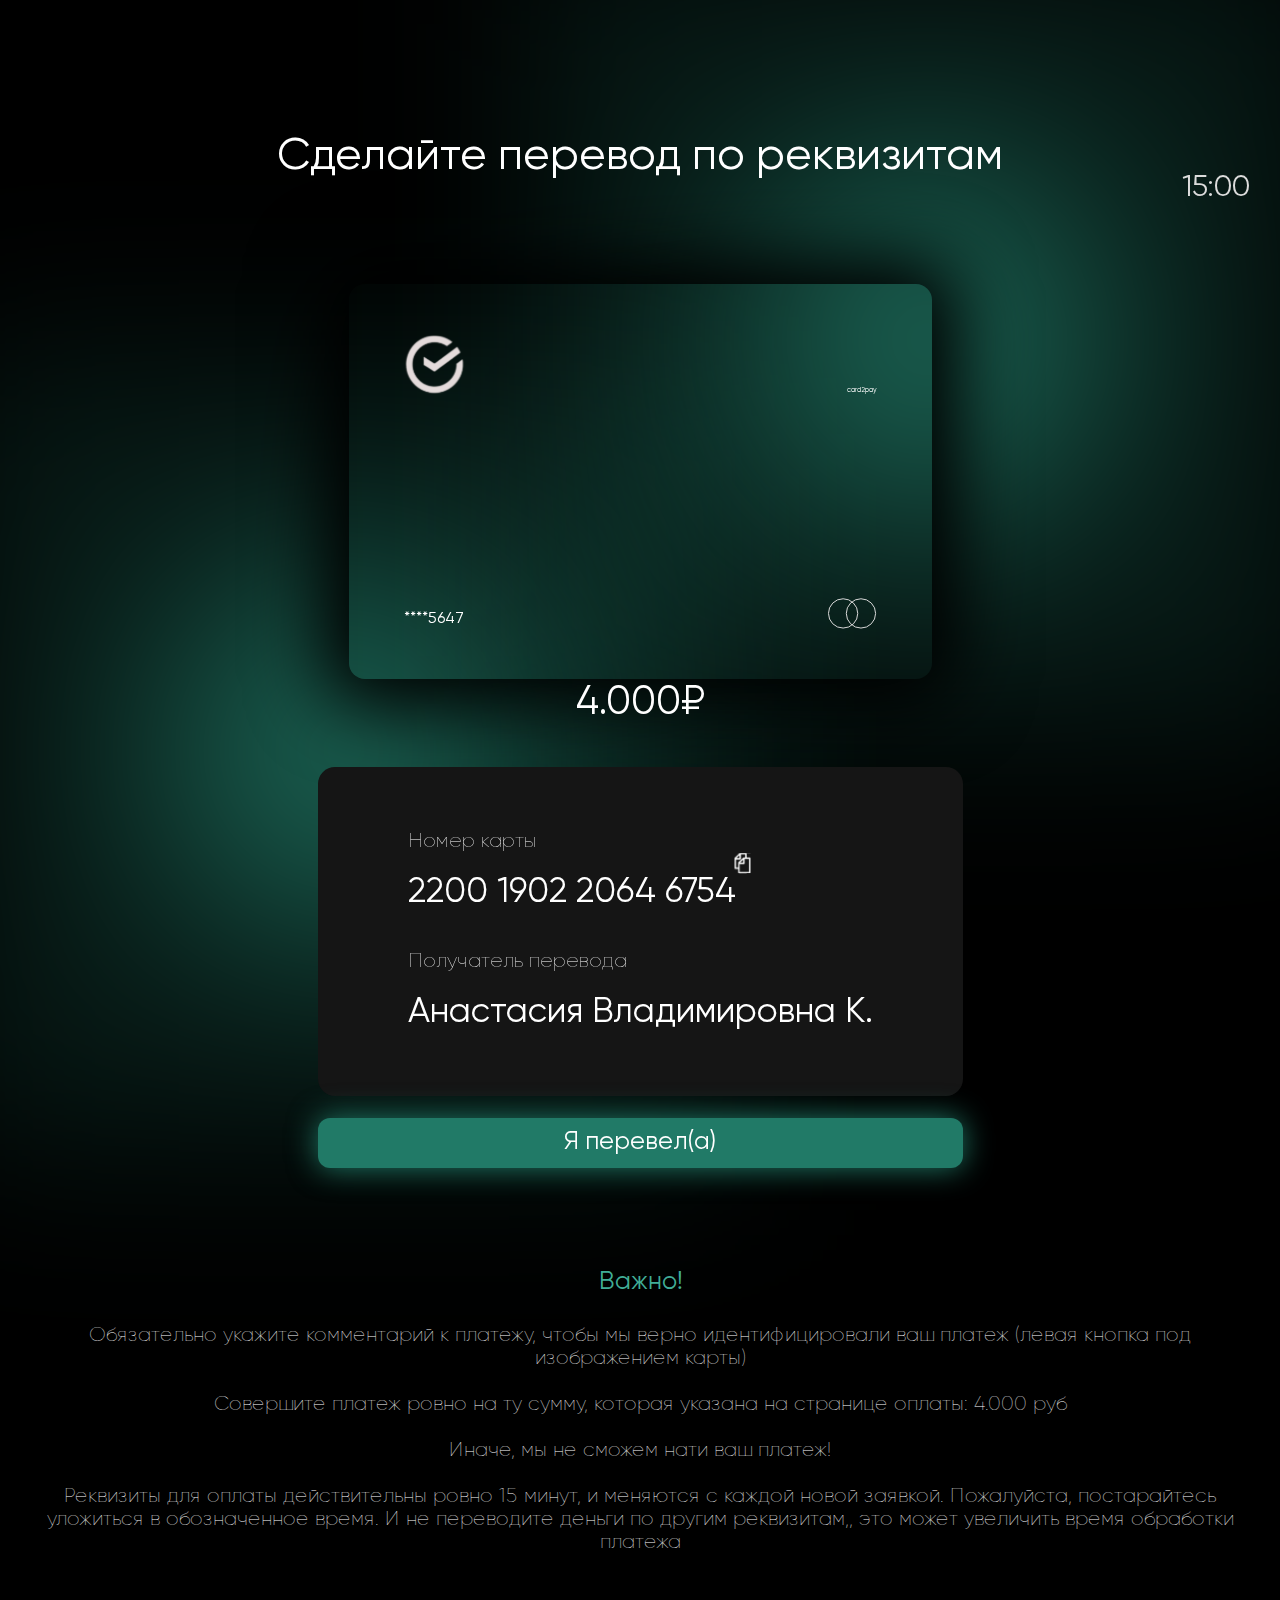
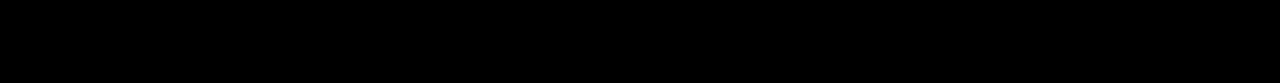
<file: index.html>
<!DOCTYPE html>
<html lang="en">
  <head>
    <meta charset="UTF-8" />
    <meta name="viewport" content="width=device-width, initial-scale=1.0" />
    <link href="./style.css" rel="stylesheet" />
    <link href="./animation.css" rel="stylesheet" />
    <title>green-page</title>
  </head>

  <body>
    <div class="wrapper">
      <div class="page">
        <h1 class="title">Сделайте перевод по реквизитам</h1>
        <div class="time">15:00</div>
        <div class="cards main-cards">
            <div class="g g1"></div>
            <div class="g g2"></div>
          <div class="card-front back-anim">

            <div class="card-front__wr">
              <div class="card-row">
                <img class="sber-icon" src="./img/sber-icon.svg" alt="" />
                <span>card2pay</span>
              </div>
              <div class="card-row">
                <p>****5647</p>
                <img class="card-icon" src="./img/card-icon.svg" alt="" />
              </div>
            </div>
          </div>
          <div class="card-back">
            <div class="count ">4.000₽</div>
            <div class="info-card card-bg">
              <div class="info-card__row">
                <div class="info desc">Номер карты</div>
                <div class="h2">2200 1902 2064 6754</div>
                <img class="copy" src="./img/copy.svg" alt="" />
              </div>

              <div class="info-card__row">
                <div class="info desc">Получатель перевода</div>
                <div class="h2">Анастасия Владимировна К.</div>
              </div>
            </div>
            <a class="btn btn-green" href="">Я перевел(а)</a>
          </div>
        </div>
        <div>
          <div class="info-title info-text">Важно!</div>
          <div class="desc">
            Обязательно укажите комментарий к платежу, чтобы мы верно
            идентифицировали ваш платеж (левая кнопка под изображением карты)
            <br /><br />
            Совершите платеж ровно на ту сумму, которая указана на странице
            оплаты: 4.000 руб
            <br /><br />
            Иначе, мы не сможем нати ваш платеж!
            <br /><br />
            Реквизиты для оплаты действительны ровно 15 минут, и меняются с
            каждой новой заявкой. Пожалуйста, постарайтесь уложиться в
            обозначенное время. И не переводите деньги по другим реквизитам,,
            это может увеличить время обработки платежа
          </div>
        </div>
      </div>
    </div>
  </body>
</html>
</file>
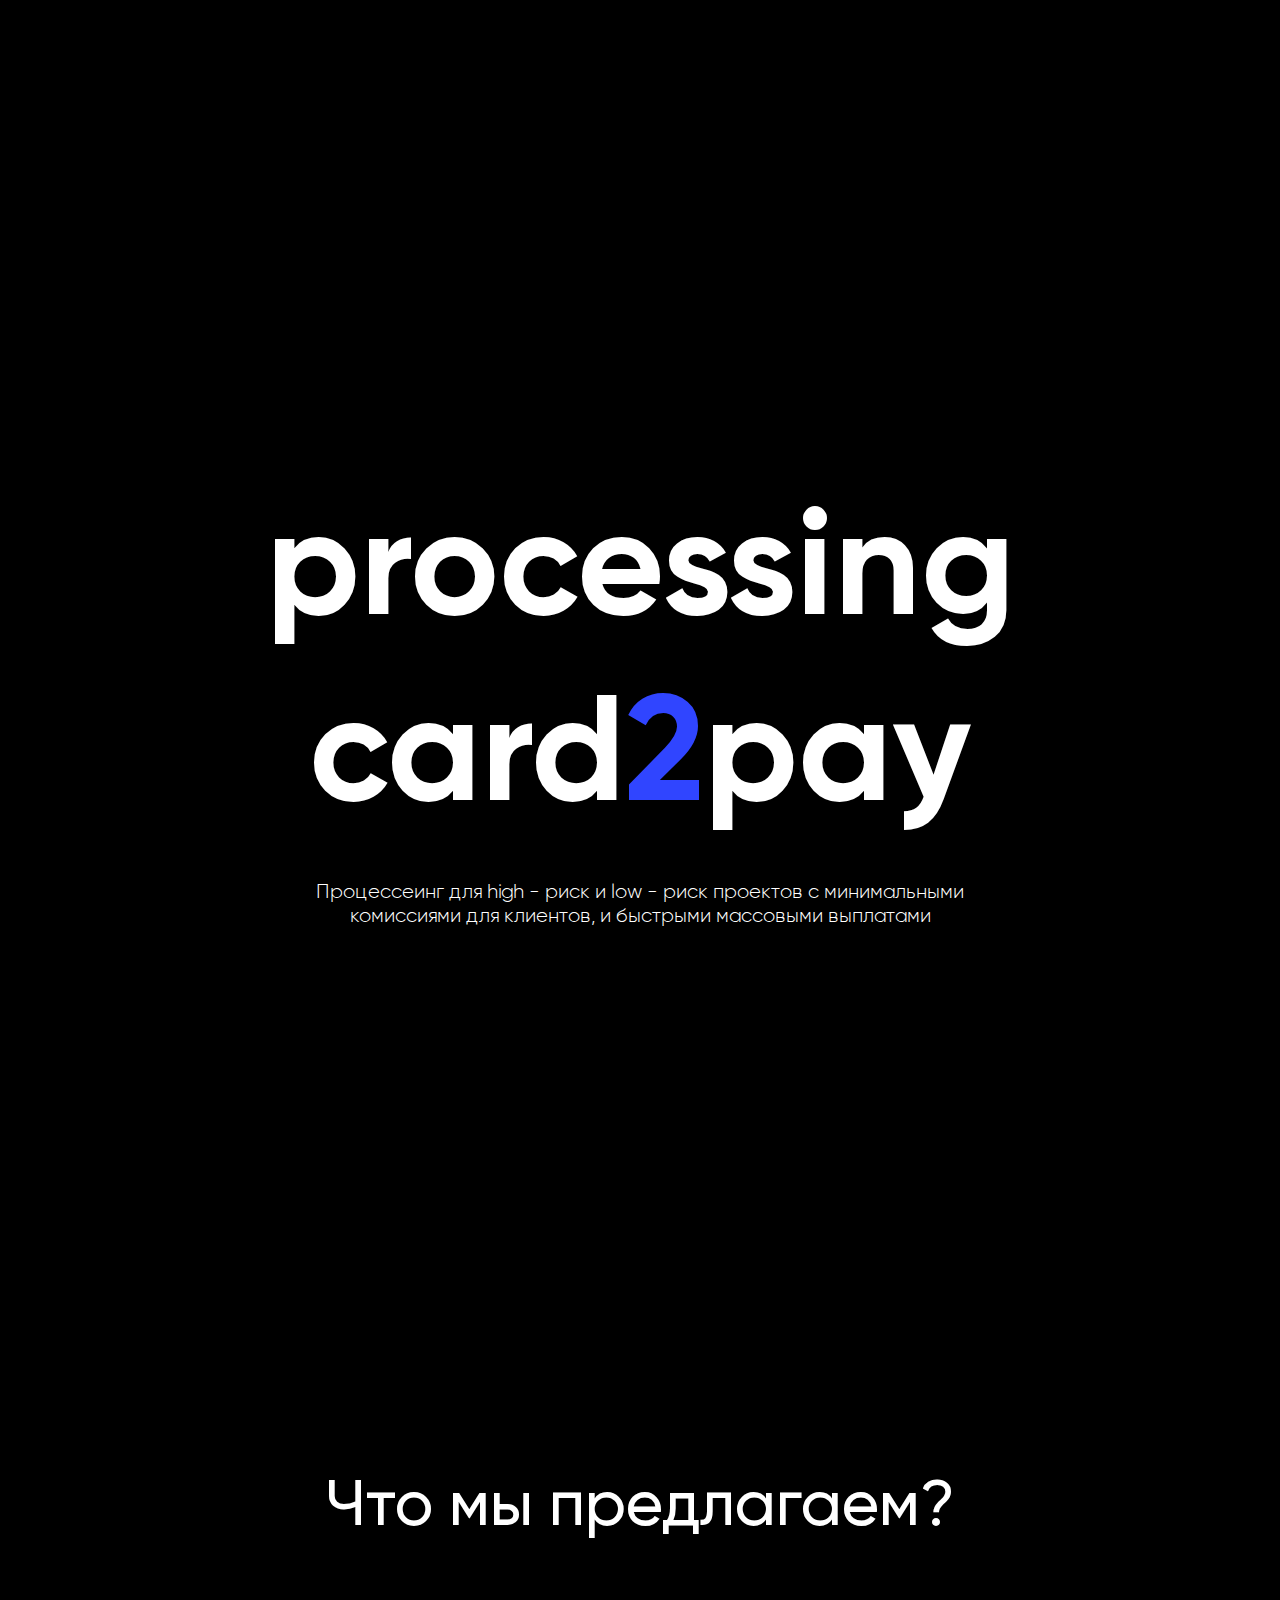
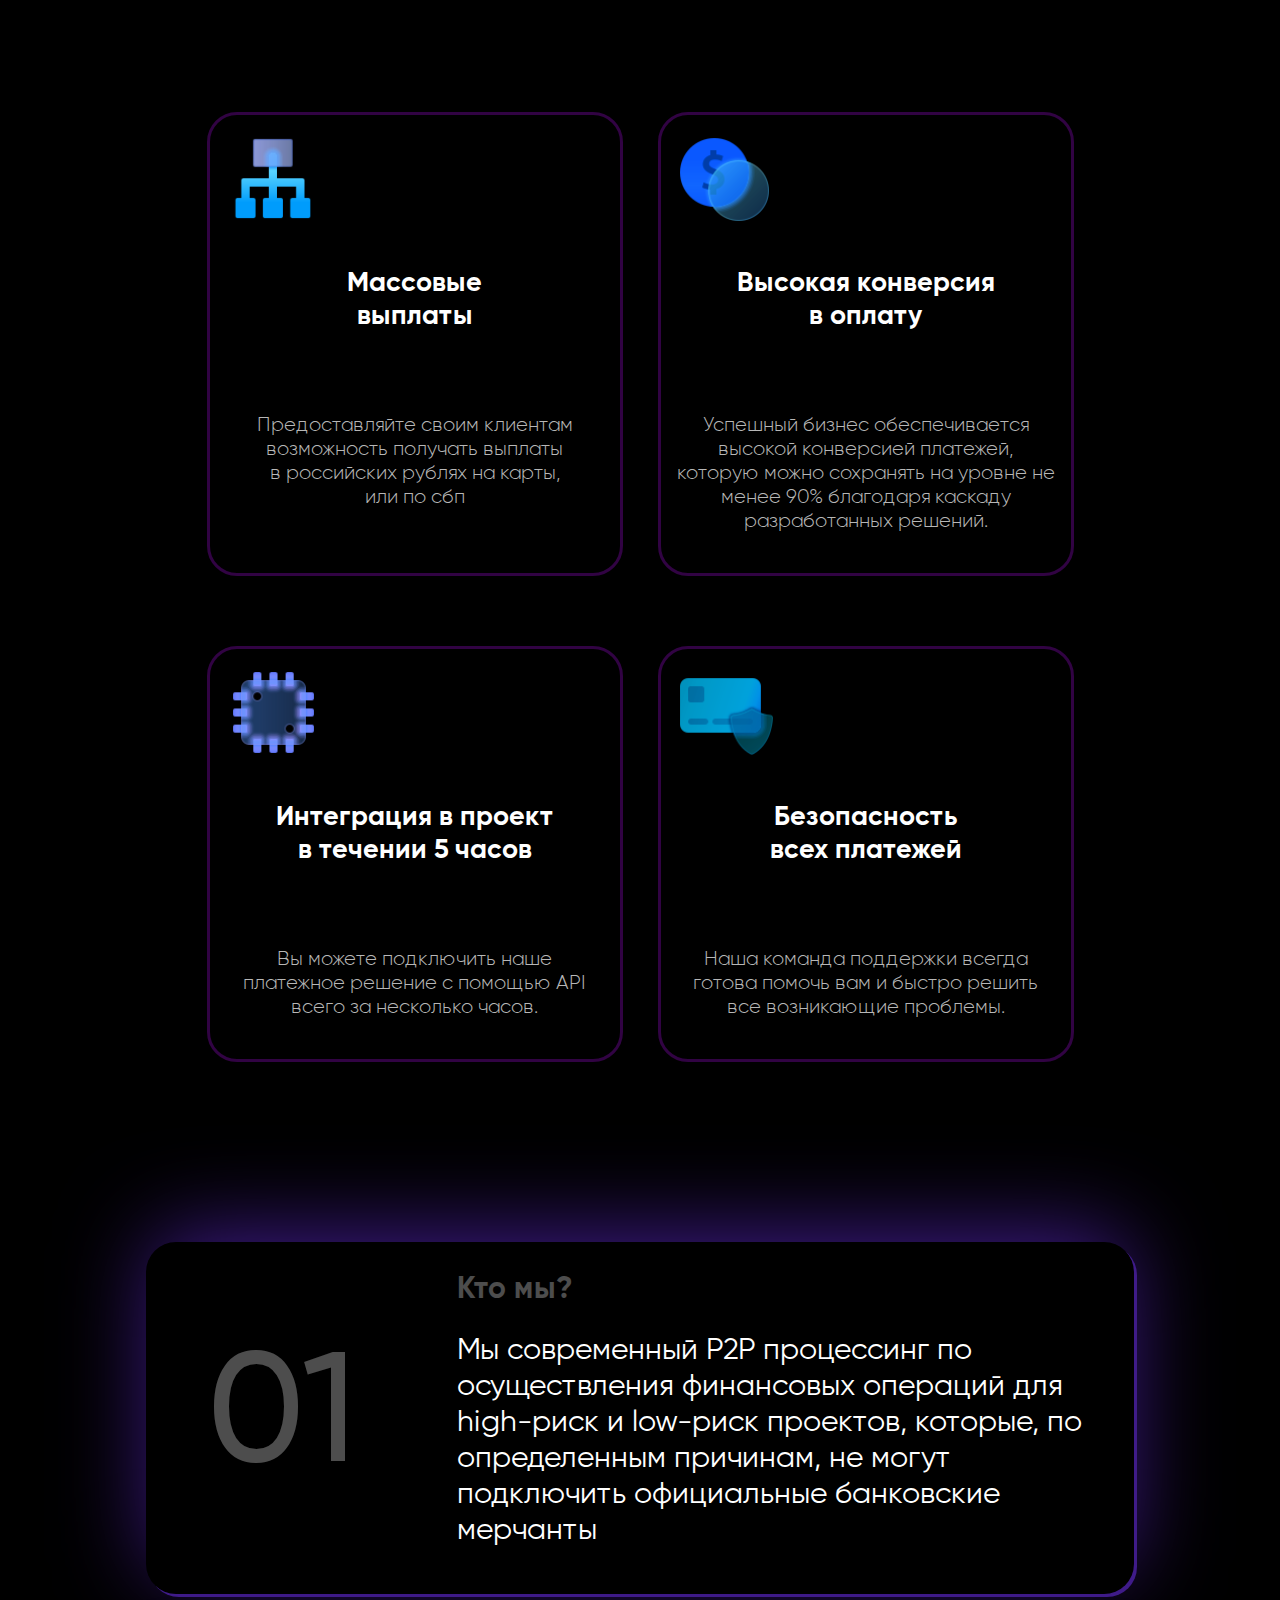
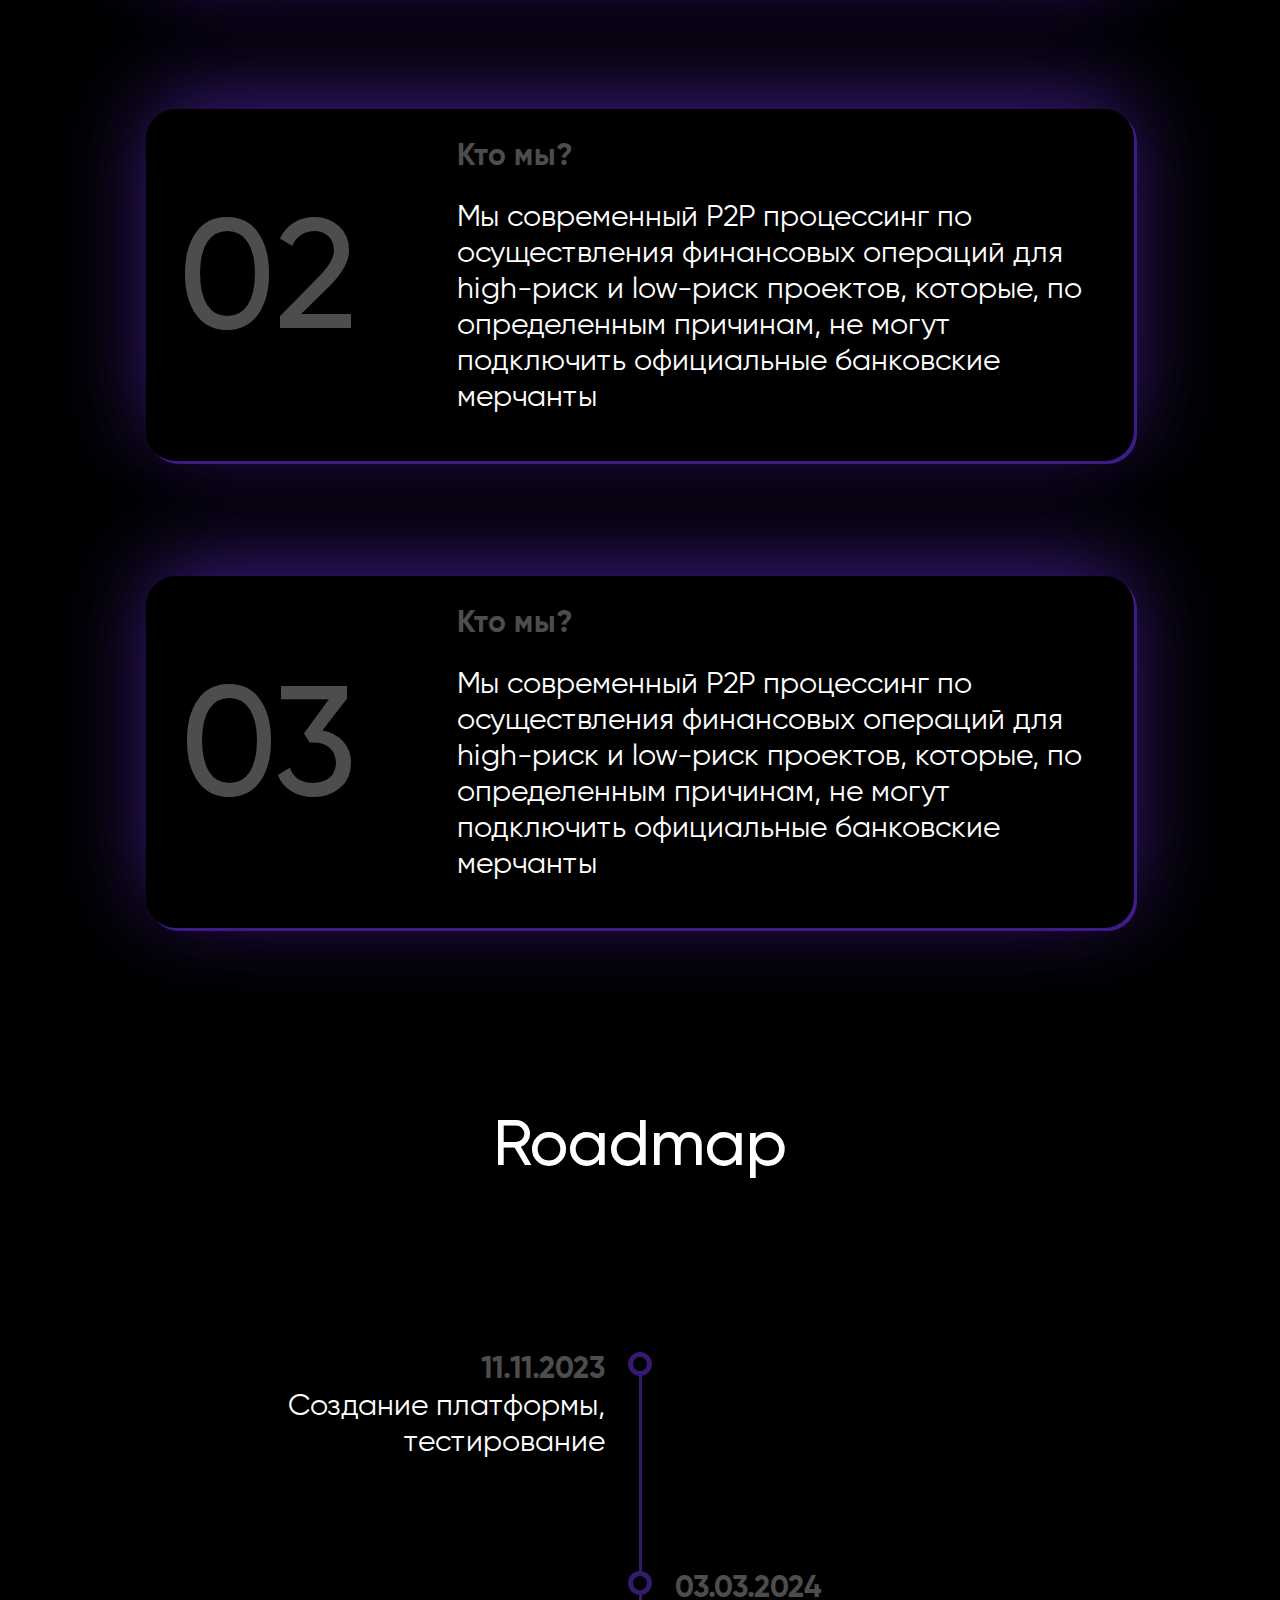
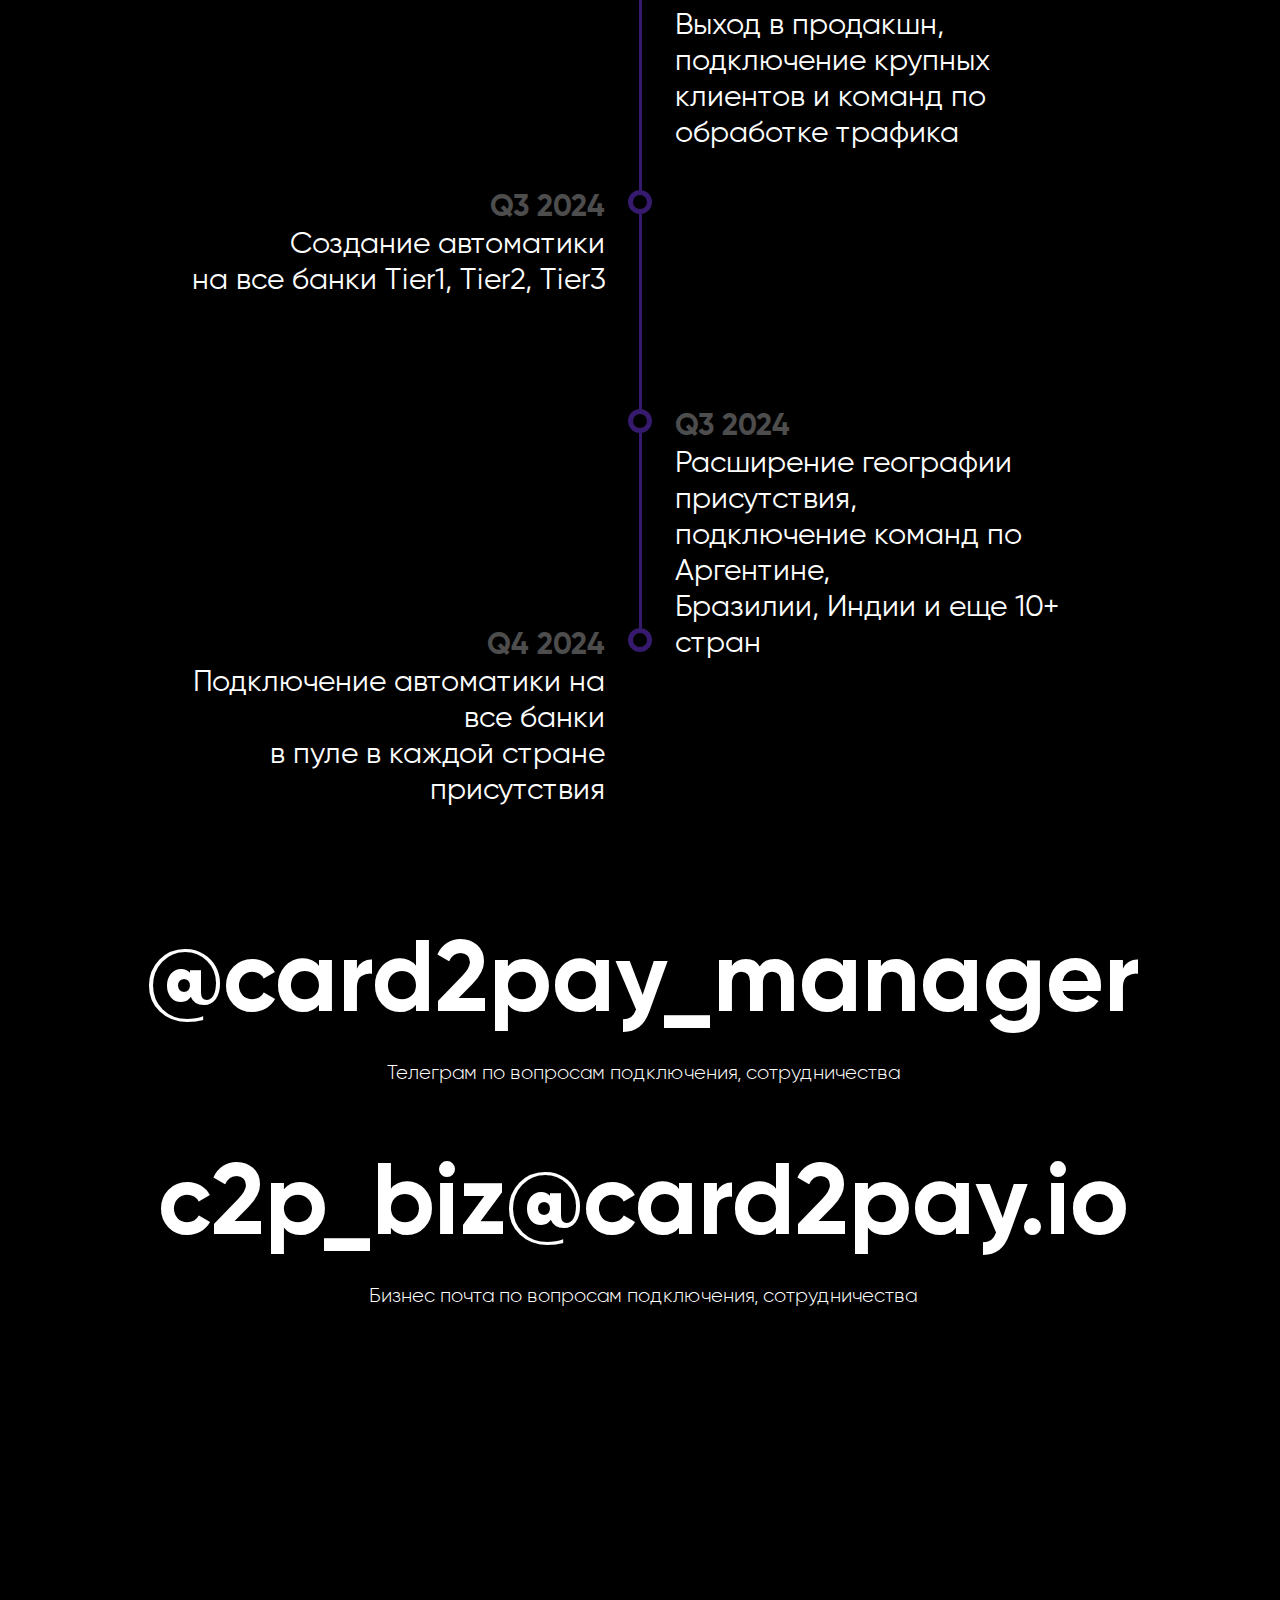
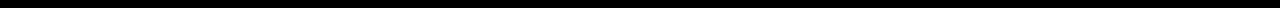
<file: index2.html>
<!DOCTYPE html>
<html lang="en">

<head>
  <meta charset="UTF-8" />
  <meta name="viewport" content="width=device-width, initial-scale=1.0" />
  <link href="./style2.css" rel="stylesheet" />
  <link href="./animation.css" rel="stylesheet" />
  <title>green-page</title>
</head>

<body>
  <div class="wrapper-page">
    <section class="header">
      <h1>processing card<span>2</span>pay</h1>
      <p class="description">Процессеинг для high - риск и low - риск проектов
        с минимальными комиссиями для клиентов,
        и быстрыми массовыми выплатами</p>
    </section>

    <section>
      <h2>Что мы предлагаем?</h2>
      <div class="offers">
        <div class="offer">
          <img src="./img/offer_1.svg" alt="Массовые выплаты" class="offer-img">
          <div class="offer-title">
            Массовые<br>
            выплаты
          </div>
          <div class="description">
            Предоставляйте своим клиентам<br> возможность получать выплаты<br>
            в российских рублях на карты,<br>
            или по сбп
          </div>
        </div>
        <div class="offer">
          <img src="./img/offer_2.svg" alt="Высокая конверсия
          в оплату" class="offer-img">
          <div class="offer-title">
            Высокая конверсия<br>
            в оплату
          </div>
          <div class="description">
            Успешный бизнес обеспечивается высокой конверсией платежей, которую можно сохранять на уровне не менее 90% благодаря каскаду разработанных решений.
          </div>
        </div>
        <div class="offer">
          <img src="./img/offer_3.svg" alt="Интеграция в проект 
          в течении 5 часов" class="offer-img">
          <div class="offer-title">
            Интеграция в проект<br>
            в течении 5 часов
          </div>
          <div class="description">
            Вы можете подключить наше платежное решение с помощью API всего за несколько часов.
          </div>
        </div>
        <div class="offer">
          <img src="./img/offer_4.svg" alt="Безопасность всех платежей" class="offer-img">
          <div class="offer-title">
            Безопасность<br>
            всех платежей
          </div>
          <div class="description">
            Наша команда поддержки всегда готова помочь вам и быстро решить все возникающие проблемы.

          </div>
        </div>
      </div>
    </section>

    <section class="about-us">
      <div class="about-us_item">
        <div class="about-us_item-col-1">01</div>
        <div class="about-us_item-col-2">
          <div class="about-us_item-title">Кто мы?</div>
          <div>
            Мы современный P2P процессинг по осуществления финансовых операций для high-риск и low-риск проектов,
            которые,
            по определенным причинам,
            не могут подключить официальные банковские мерчанты
          </div>
        </div>
      </div>
      <div class="about-us_item">
        <div class="about-us_item-col-1">02</div>
        <div class="about-us_item-col-2">
          <div class="about-us_item-title">Кто мы?</div>
          <div>
            Мы современный P2P процессинг по осуществления финансовых операций для high-риск и low-риск проектов,
            которые,
            по определенным причинам,
            не могут подключить официальные банковские мерчанты
          </div>
        </div>
      </div>
      <div class="about-us_item">
        <div class="about-us_item-col-1">03</div>
        <div class="about-us_item-col-2">
          <div class="about-us_item-title">Кто мы?</div>
          <div>
            Мы современный P2P процессинг по осуществления финансовых операций для high-риск и low-риск проектов,
            которые,
            по определенным причинам,
            не могут подключить официальные банковские мерчанты
          </div>
        </div>
      </div>
    </section>

    <section>
      <h2>Roadmap</h2>
      <ol class="roadmap">
        <li class="stepper__item">
          <div class="roadmap-item odd">
            <span>11.11.2023</span><br>
            Создание платформы, тестирование
          </div>
        </li>
        <li class="stepper__item">
          <div class="roadmap-item even">
            <span>03.03.2024</span><br>
            Выход в продакшн, подключение крупных<br>
            клиентов и команд по обработке трафика
          </div>
        </li>
        <li class="stepper__item">
          <div class="roadmap-item odd">
            <span>Q3 2024</span><br>
            Создание автоматики<br>
            на все банки Tier1, Tier2, Tier3 
          </div>
        </li>
        <li class="stepper__item">
          <div class="roadmap-item even">
            <span>Q3 2024</span><br>
            Расширение географии присутствия,<br>
            подключение команд по Аргентине,<br>
            Бразилии, Индии и еще 10+ стран
          </div>
        </li>
        <li class="stepper__item">
          <div class="roadmap-item odd">
            <span>Q4 2024</span><br>
            Подключение автоматики на все банки<br>
            в пуле в каждой стране присутствия
          </div>
        </li>
      </ol>
    </section>

    <section class="footer">
      <div class="footer-text">
        @card2pay_manager<br>
        <span class="description">
          Телеграм по вопросам подключения, сотрудничества
        </span>
      </div>
      <div class="footer-text">
        c2p_biz@card2pay.io<br>
        <span class="description">
          Бизнес почта по вопросам подключения, сотрудничества
        </span>
      </div>
    </section>

  </div>
</body>

</html>
</file>
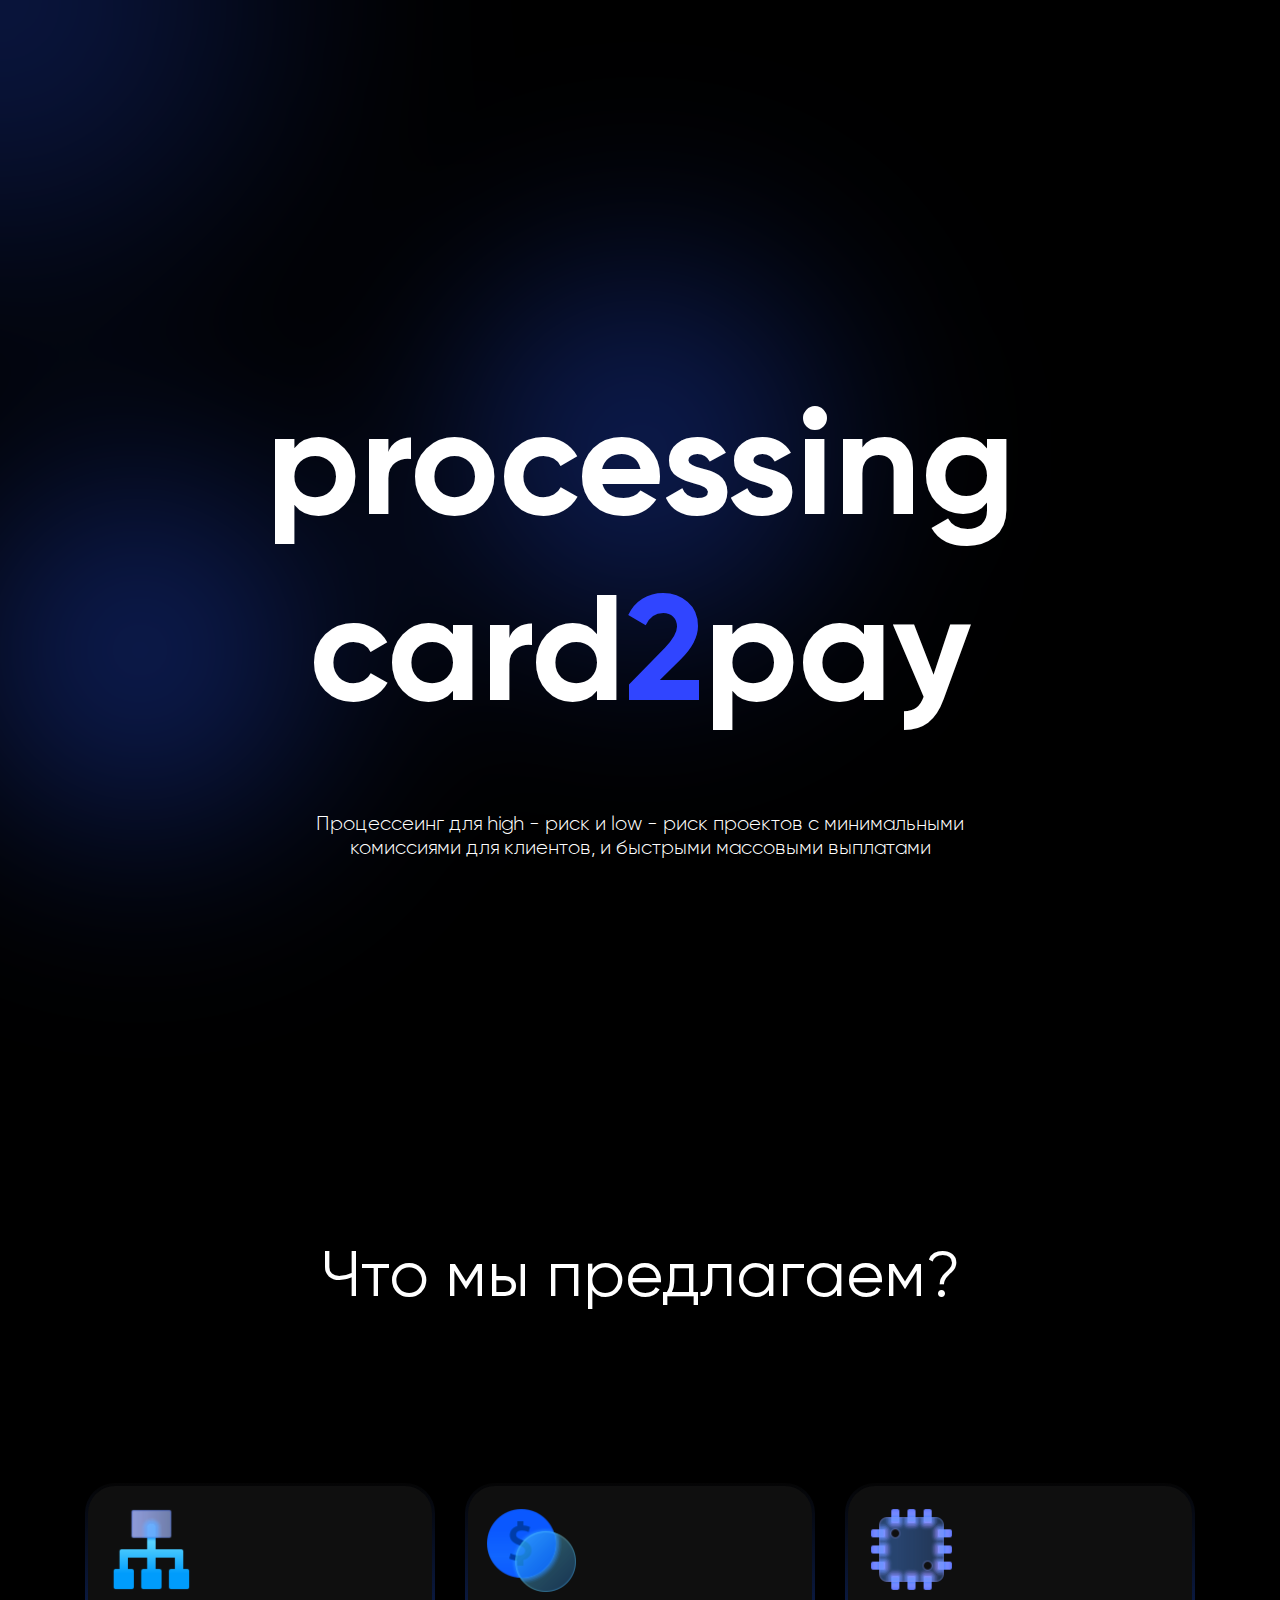
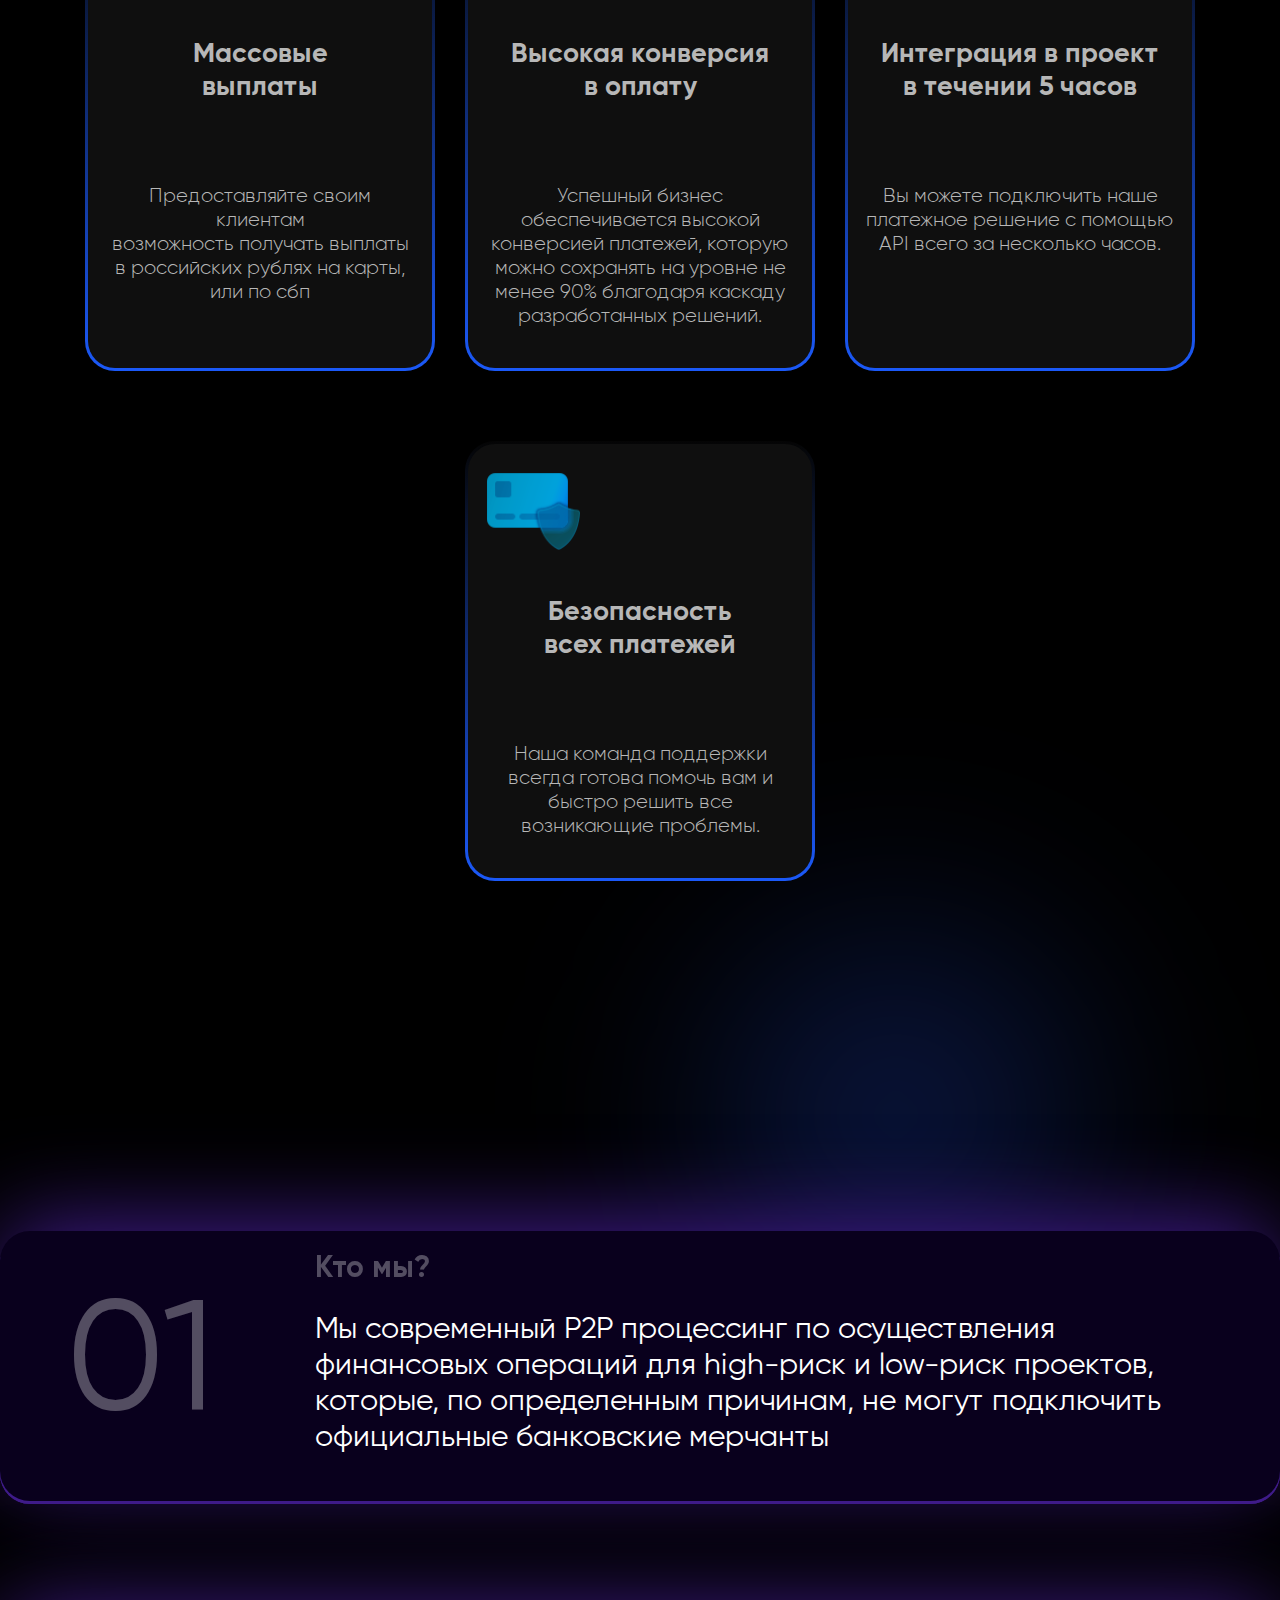
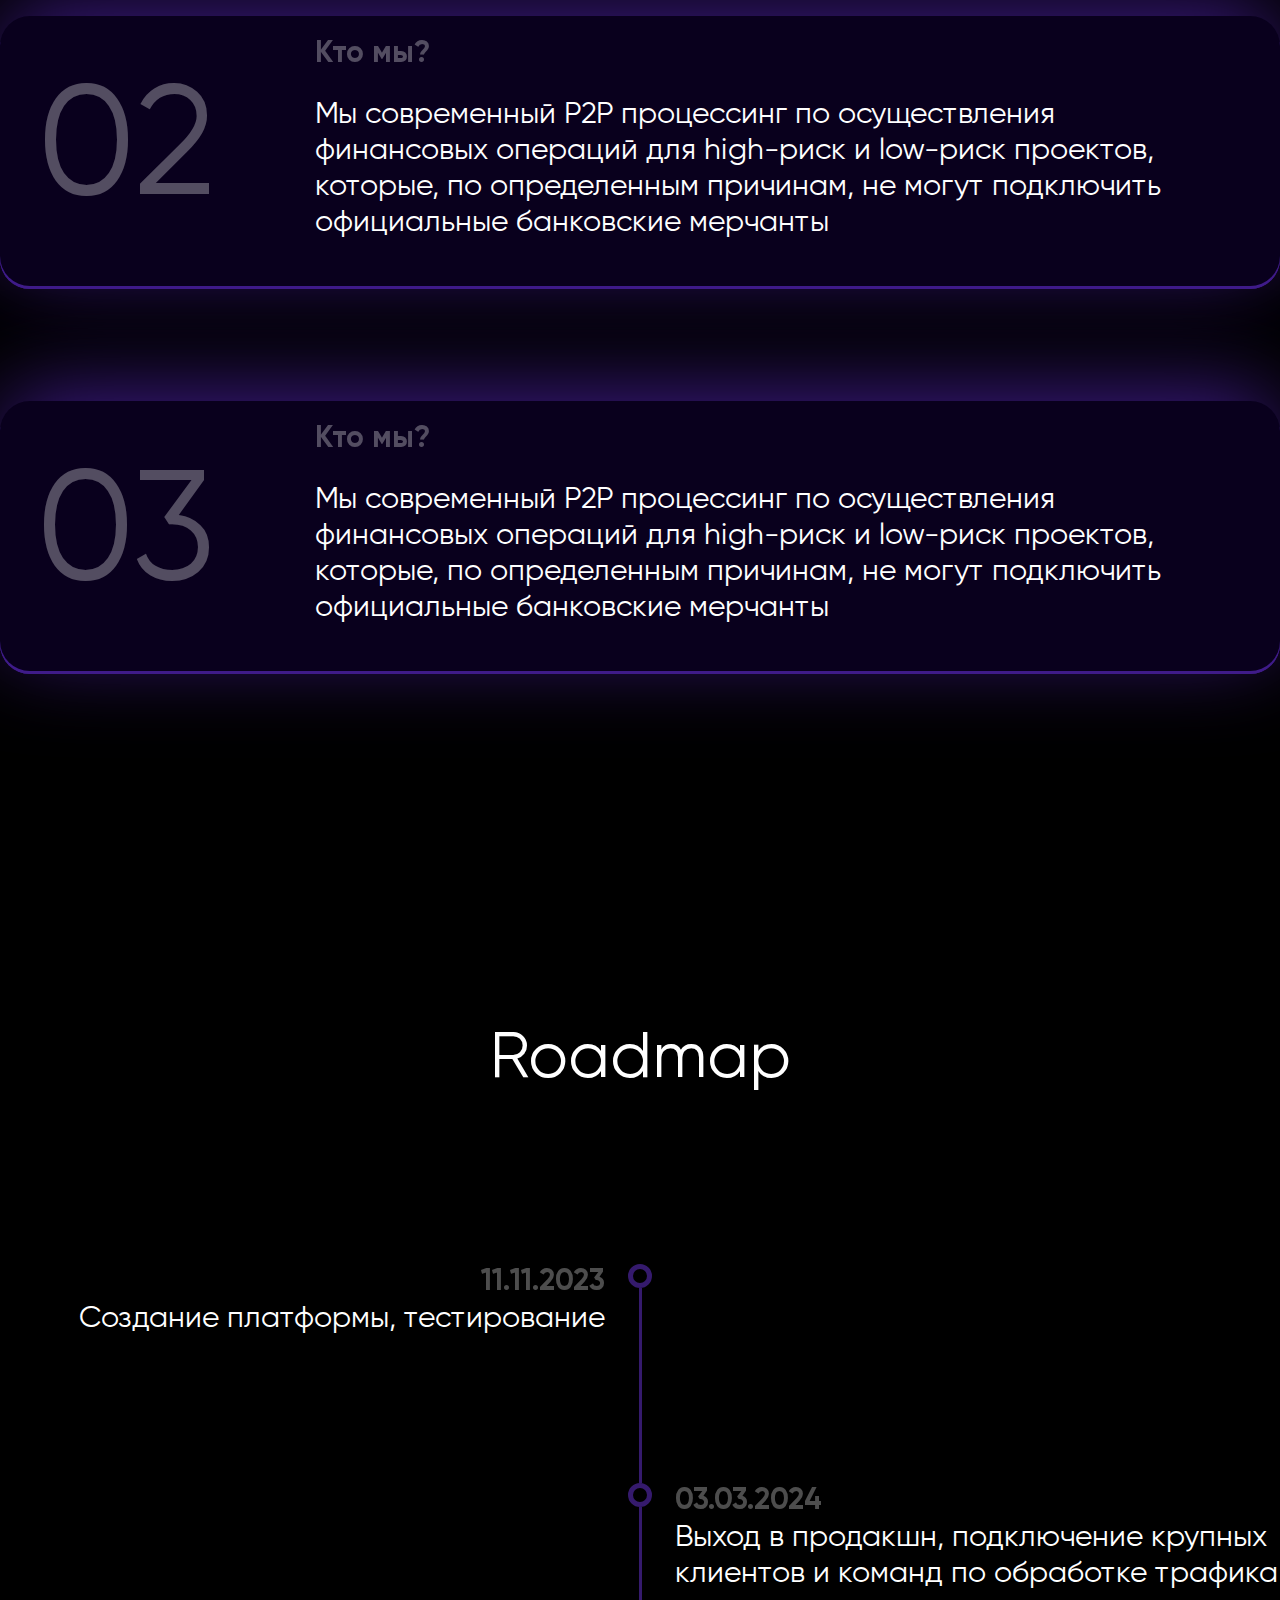
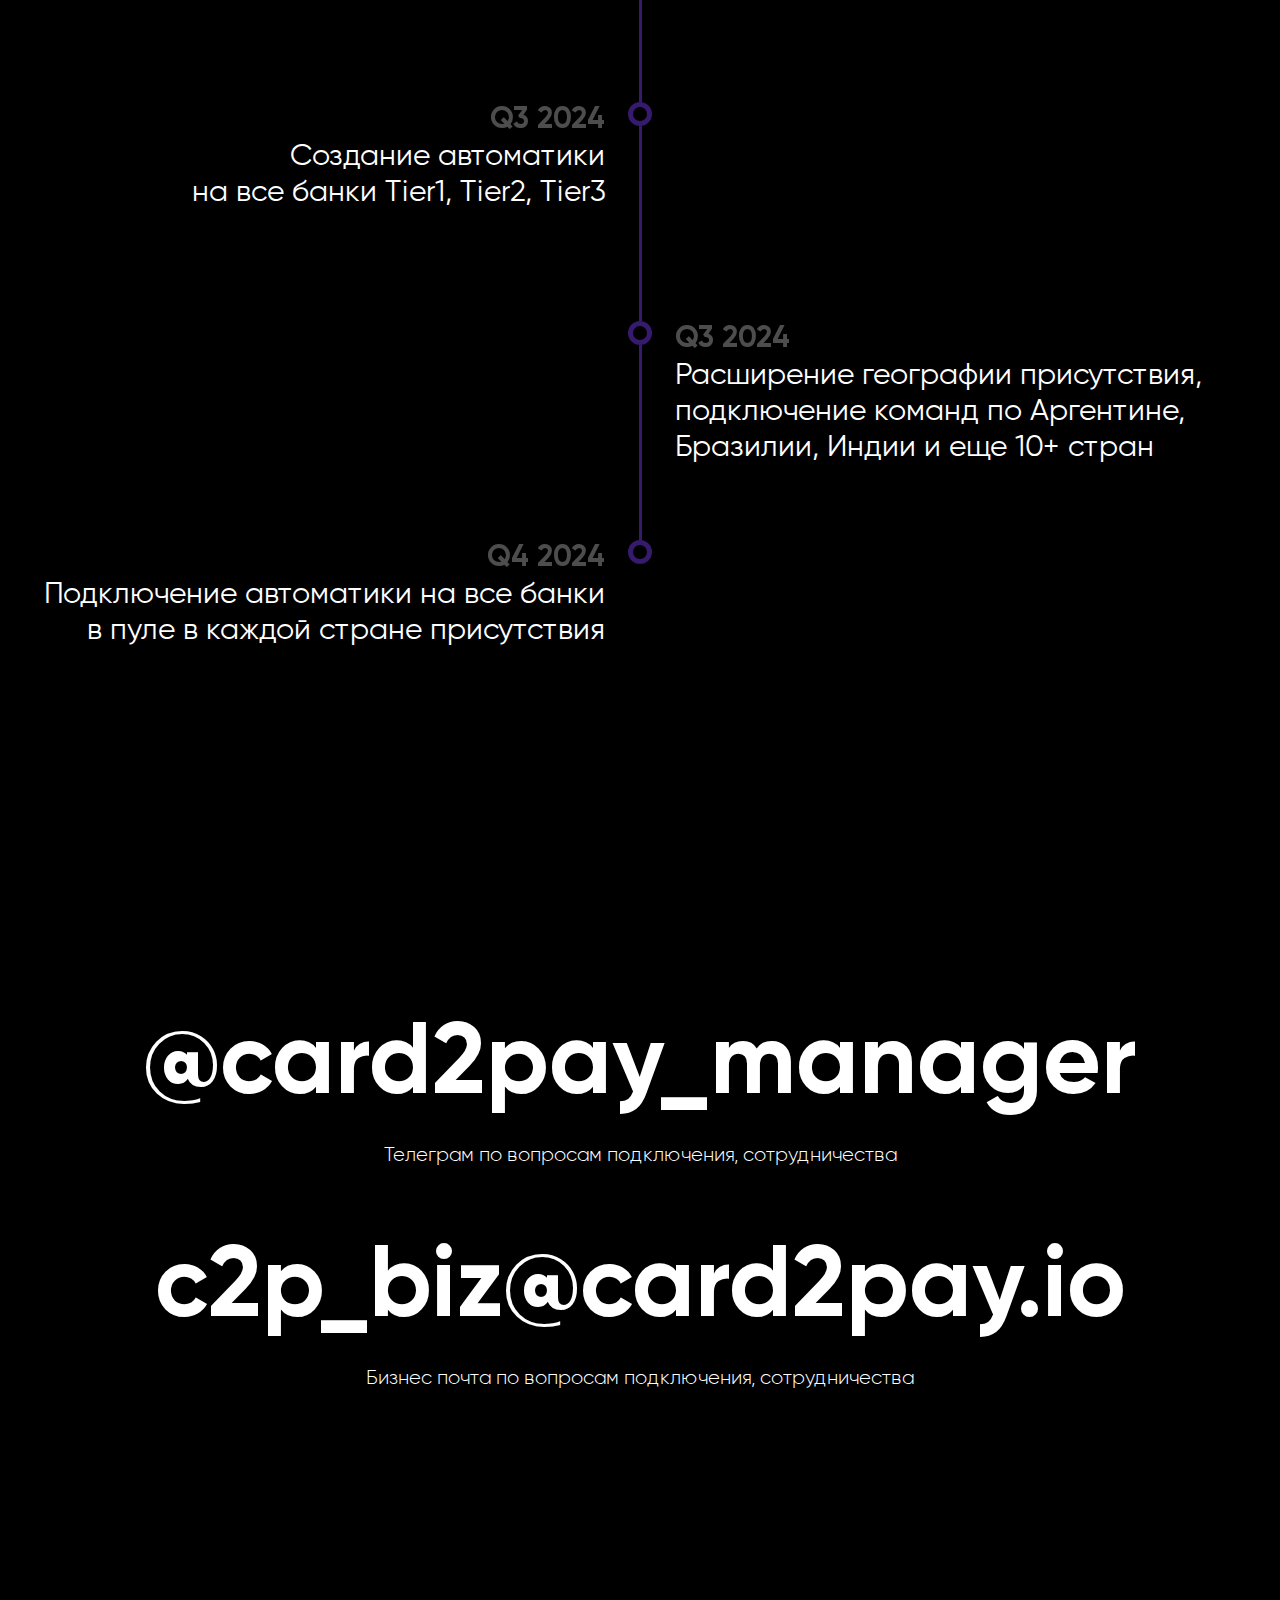
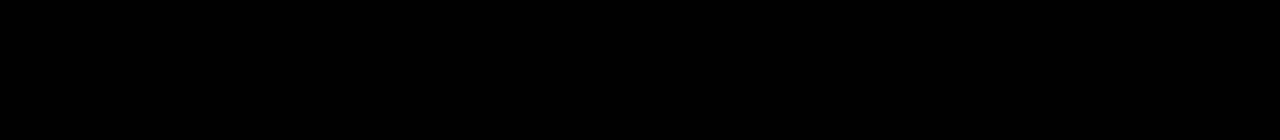
<file: index3.html>
<!DOCTYPE html>
<html lang="en">

<head>
  <meta charset="UTF-8" />
  <meta name="viewport" content="width=device-width, initial-scale=1.0" />
  <link href="./style3.css" rel="stylesheet" />
  <!-- <link href="./animation.css" rel="stylesheet" /> -->
  <title>green-page</title>
</head>

<body>



  <div class="test">
    <div class="gradient-bg">
      <div class="gradients-container">
        <div class="g1"></div>
        <div class="g2"></div>
        <div class="g3"></div>
        <div class="g4"></div>
        <!-- <div class="g5"></div> -->
        <div class="interactive"></div>
      </div>
    </div>

    <div class='test2'>
      <div class="wrapper-page">
        <div class="header">
          <h1>processing card<span>2</span>pay</h1>
          <p class="description">Процессеинг для high - риск и low - риск проектов
            с минимальными комиссиями для клиентов,
            и быстрыми массовыми выплатами</p>
        </div>

        <section>
          <h2>Что мы предлагаем?</h2>
          <div class="offers">
            <div class="offer">
              <img src="./img/offer_1.svg" alt="Массовые выплаты" class="offer-img">
              <div class="offer-title">
                Массовые<br>
                выплаты
              </div>
              <div class="description">
                Предоставляйте своим клиентам<br> возможность получать выплаты<br>
                в российских рублях на карты,<br>
                или по сбп
              </div>
            </div>
            <div class="offer">
              <img src="./img/offer_2.svg" alt="Высокая конверсия
           в оплату" class="offer-img">
              <div class="offer-title">
                Высокая конверсия<br>
                в оплату
              </div>
              <div class="description">
                Успешный бизнес обеспечивается высокой конверсией платежей, которую можно сохранять на уровне не менее
                90% благодаря каскаду разработанных решений.
              </div>
            </div>
            <div class="offer">
              <img src="./img/offer_3.svg" alt="Интеграция в проект 
           в течении 5 часов" class="offer-img">
              <div class="offer-title">
                Интеграция в проект<br>
                в течении 5 часов
              </div>
              <div class="description">
                Вы можете подключить наше платежное решение с помощью API всего за несколько часов.
              </div>
            </div>
            <div class="offer">
              <img src="./img/offer_4.svg" alt="Безопасность всех платежей" class="offer-img">
              <div class="offer-title">
                Безопасность<br>
                всех платежей
              </div>
              <div class="description">
                Наша команда поддержки всегда готова помочь вам и быстро решить все возникающие проблемы.

              </div>
            </div>
          </div>
        </section>

        <section class="about-us">
          <div class="about-us_item">
            <div class="about-us_item-col-1">01</div>
            <div class="about-us_item-col-2">
              <div class="about-us_item-title">Кто мы?</div>
              <div>
                Мы современный P2P процессинг по осуществления финансовых операций для high-риск и low-риск проектов,
                которые,
                по определенным причинам,
                не могут подключить официальные банковские мерчанты
              </div>
            </div>
          </div>
          <div class="about-us_item">
            <div class="about-us_item-col-1">02</div>
            <div class="about-us_item-col-2">
              <div class="about-us_item-title">Кто мы?</div>
              <div>
                Мы современный P2P процессинг по осуществления финансовых операций для high-риск и low-риск проектов,
                которые,
                по определенным причинам,
                не могут подключить официальные банковские мерчанты
              </div>
            </div>
          </div>
          <div class="about-us_item">
            <div class="about-us_item-col-1">03</div>
            <div class="about-us_item-col-2">
              <div class="about-us_item-title">Кто мы?</div>
              <div>
                Мы современный P2P процессинг по осуществления финансовых операций для high-риск и low-риск проектов,
                которые,
                по определенным причинам,
                не могут подключить официальные банковские мерчанты
              </div>
            </div>
          </div>
        </section>

        <section>
          <h2>Roadmap</h2>
          <ol class="roadmap">
            <li class="stepper__item">
              <div class="roadmap-item odd">
                <span>11.11.2023</span><br>
                Создание платформы, тестирование
              </div>
            </li>
            <li class="stepper__item">
              <div class="roadmap-item even">
                <span>03.03.2024</span><br>
                Выход в продакшн, подключение крупных<br>
                клиентов и команд по обработке трафика
              </div>
            </li>
            <li class="stepper__item">
              <div class="roadmap-item odd">
                <span>Q3 2024</span><br>
                Создание автоматики<br>
                на все банки Tier1, Tier2, Tier3
              </div>
            </li>
            <li class="stepper__item">
              <div class="roadmap-item even">
                <span>Q3 2024</span><br>
                Расширение географии присутствия,<br>
                подключение команд по Аргентине,<br>
                Бразилии, Индии и еще 10+ стран
              </div>
            </li>
            <li class="stepper__item">
              <div class="roadmap-item odd">
                <span>Q4 2024</span><br>
                Подключение автоматики на все банки<br>
                в пуле в каждой стране присутствия
              </div>
            </li>
          </ol>
        </section>

        <section class="footer">
          <div class="footer-text">
            @card2pay_manager<br>
            <span class="description">
              Телеграм по вопросам подключения, сотрудничества
            </span>
          </div>
          <div class="footer-text">
            c2p_biz@card2pay.io<br>
            <span class="description">
              Бизнес почта по вопросам подключения, сотрудничества
            </span>
          </div>
        </section>
      </div>
    </div>

  </div>
</body>

</html>
</file>
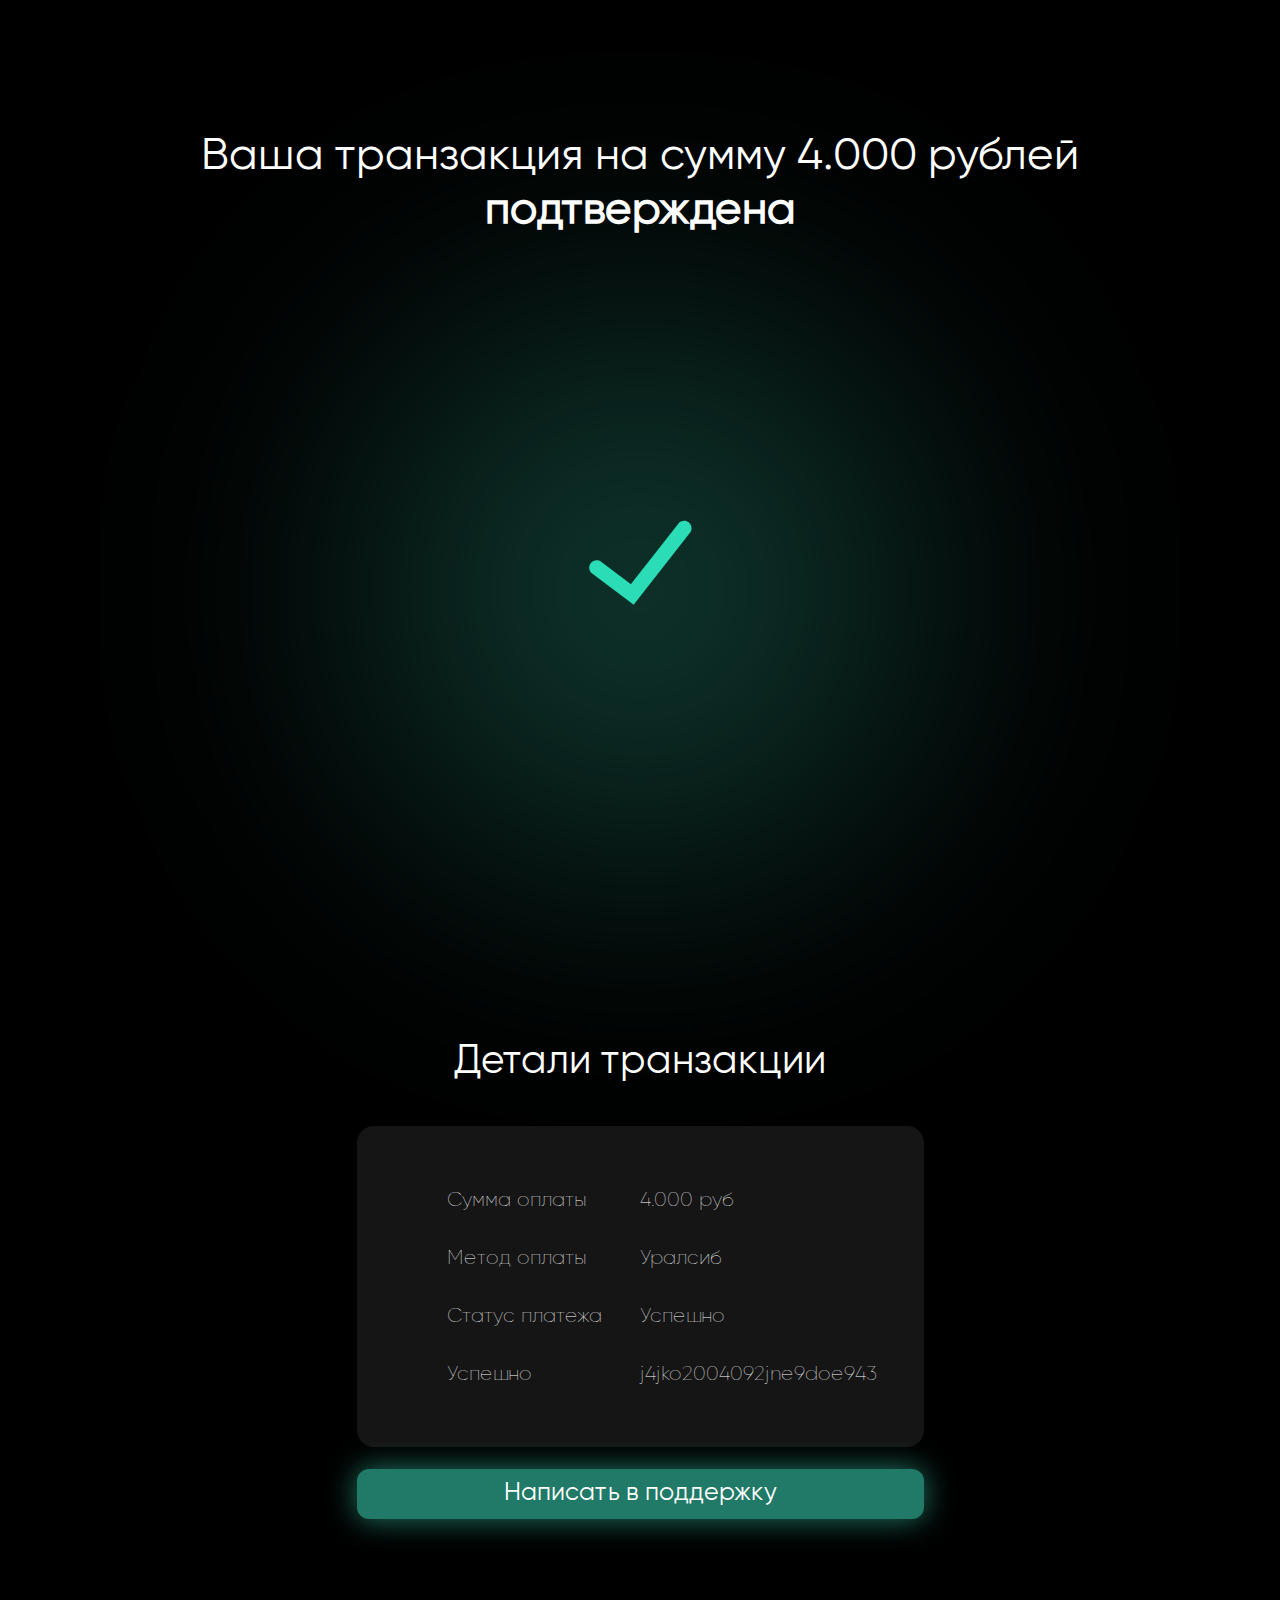
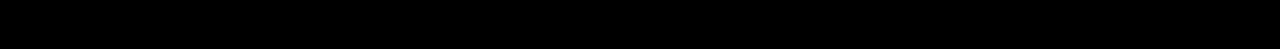
<file: page2.html>
<!DOCTYPE html>
<html lang="en">
  <head>
    <meta charset="UTF-8" />
    <meta name="viewport" content="width=device-width, initial-scale=1.0" />
    <link href="./style.css" rel="stylesheet" />
    <link href="./animation.css" rel="stylesheet" />
    <title>green-page2</title>
  </head>

  <body>
    <!-- <div class="gradient-bg"> -->
      <div class="wrapper">
        <div class="page">
          <h1 class="title">
            Ваша транзакция на сумму 4.000 рублей <br />
            <b>подтверждена</b>
          </h1>

          <!-- <div class="cards"> -->
            <div class="card-front img-left">
              <div class="g g3"></div>
              <img class="done-img" src="./img/done.svg" alt="" />
            </div>

            <div class="card-back card-back-left">
              <div class="count">Детали транзакции</div>
              <div class="info-card card-bg">
                <div class="table-row">
                  <div class="desc">Сумма оплаты</div>
                  <div class="desc">4.000 руб</div>
                </div>
                <div class="table-row">
                  <div class="desc">Метод оплаты</div>
                  <div class="desc">Уралсиб</div>
                </div>
                <div class="table-row">
                  <div class="desc">Статус платежа</div>
                  <div class="desc">Успешно</div>
                </div>
                <div class="table-row">
                  <div class="desc">Успешно</div>
                  <div class="desc">j4jko2004092jne9doe943</div>
                </div>
              </div>
              <a class="btn btn-green" href="">Написать в поддержку</a>
            </div>
          <!-- </div> -->
        </div>
      </div>
    <!-- </div> -->
  </body>
</html>
</file>
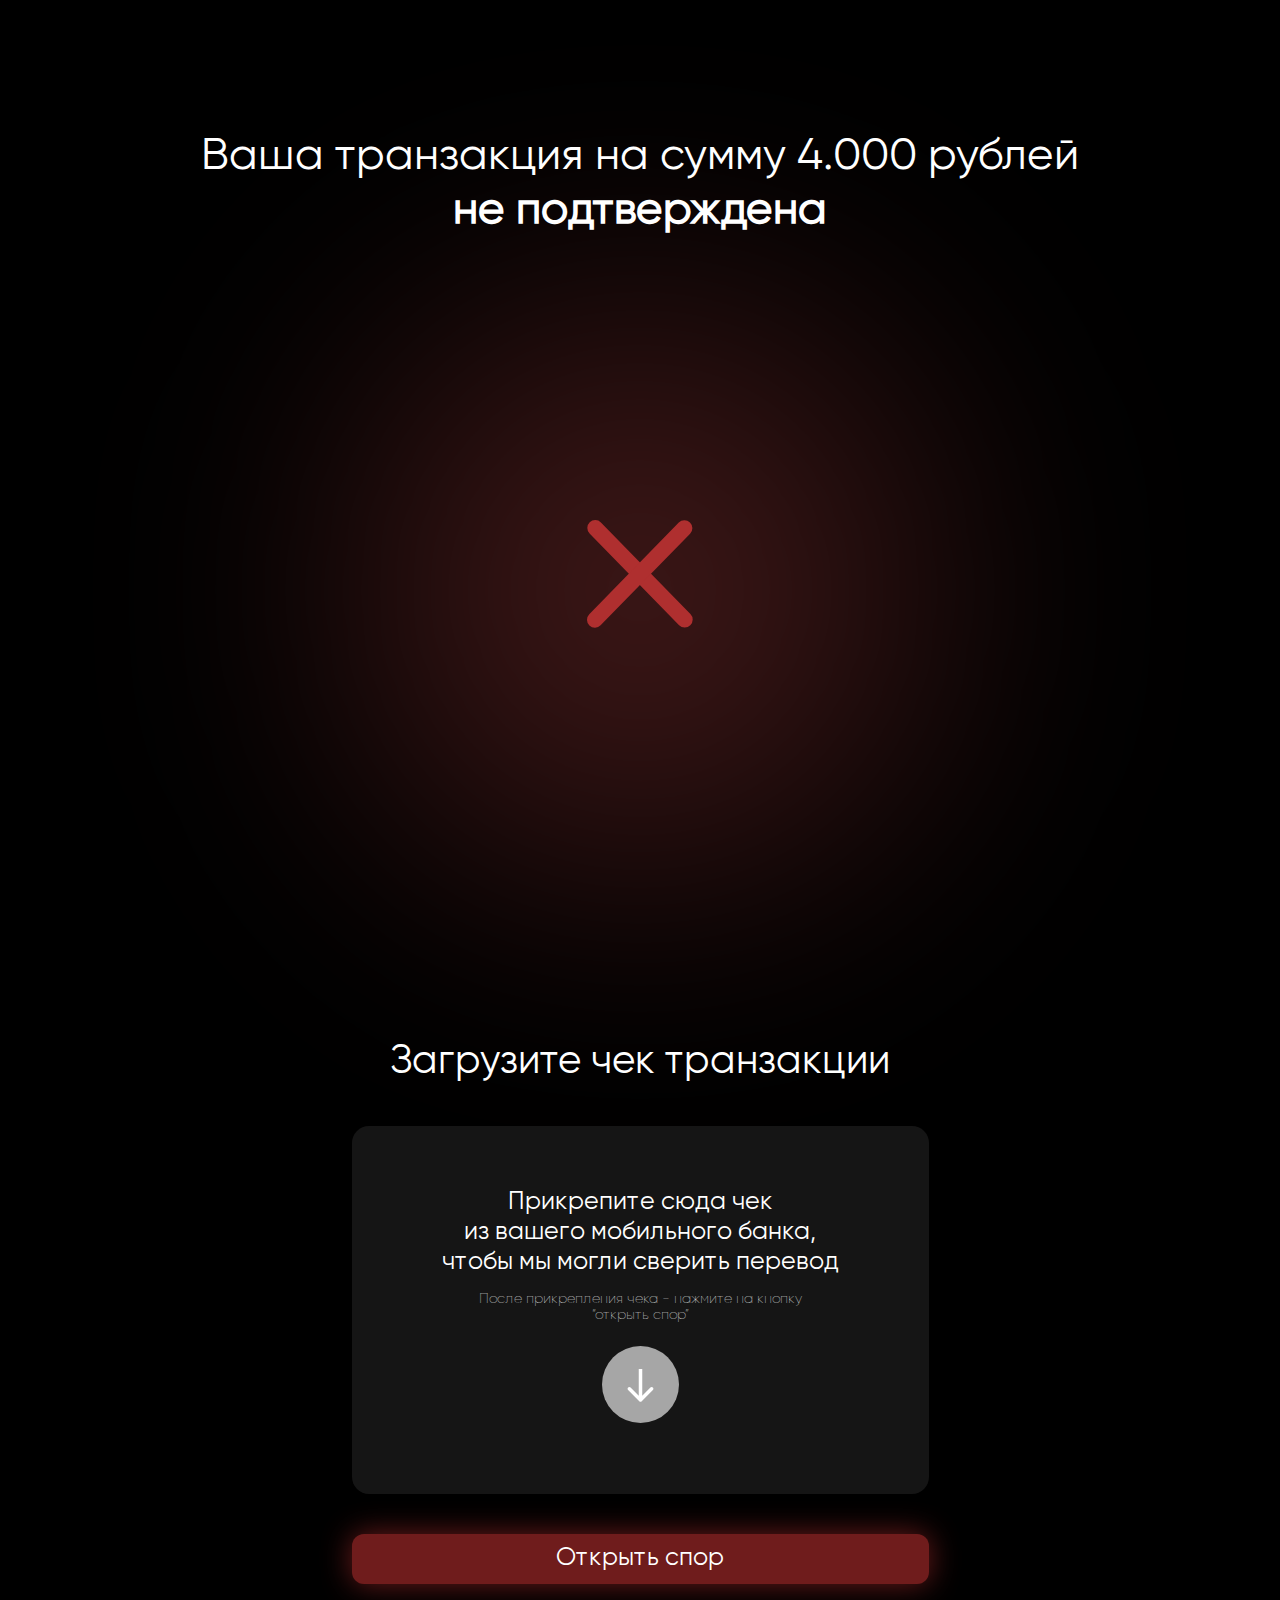
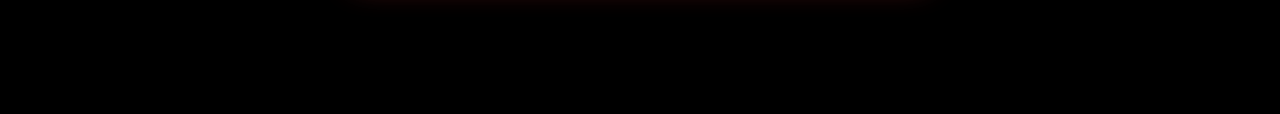
<file: page3.html>
<!DOCTYPE html>
<html lang="en">
  <head>
    <meta charset="UTF-8" />
    <meta name="viewport" content="width=device-width, initial-scale=1.0" />
    <link href="./style.css" rel="stylesheet" />
    <link href="./animation.css" rel="stylesheet" />
    <title>green-page3</title>
  </head>

  <body>
    <!-- <div class="gradient-bg"> -->
      <div class="wrapper">
        <div class="page">
          <h1 class="title">
            Ваша транзакция на сумму 4.000 рублей <br />
            <b>не подтверждена</b>
          </h1>

          <!-- <div class="cards"> -->
          <div class="card-front img-left">
            <div class="g g4"></div>
            <img class="done-img" src="./img/cancel.svg" alt="" />
          </div>

          <div class="card-back card-back-left">
            <div class="count">Загрузите чек транзакции</div>
            <div class="card-bg info-text">
              <div>
                Прикрепите сюда чек<br>
                из вашего мобильного банка, <br>
                чтобы мы могли сверить перевод
              </div>

              <div class="cancel-subtitle desc">
                После прикрепления чека - нажмите на кнопку<br>
                “открыть спор”
              </div>

              <img class="download" src="./img/loading-btn.svg" alt="download" />
            </div>

            <a class="btn btn-red" href="">Открыть спор</a>
          </div>
          <!-- </div> -->
        </div>
      </div>
    <!-- </div> -->
  </body>
</html>
</file>
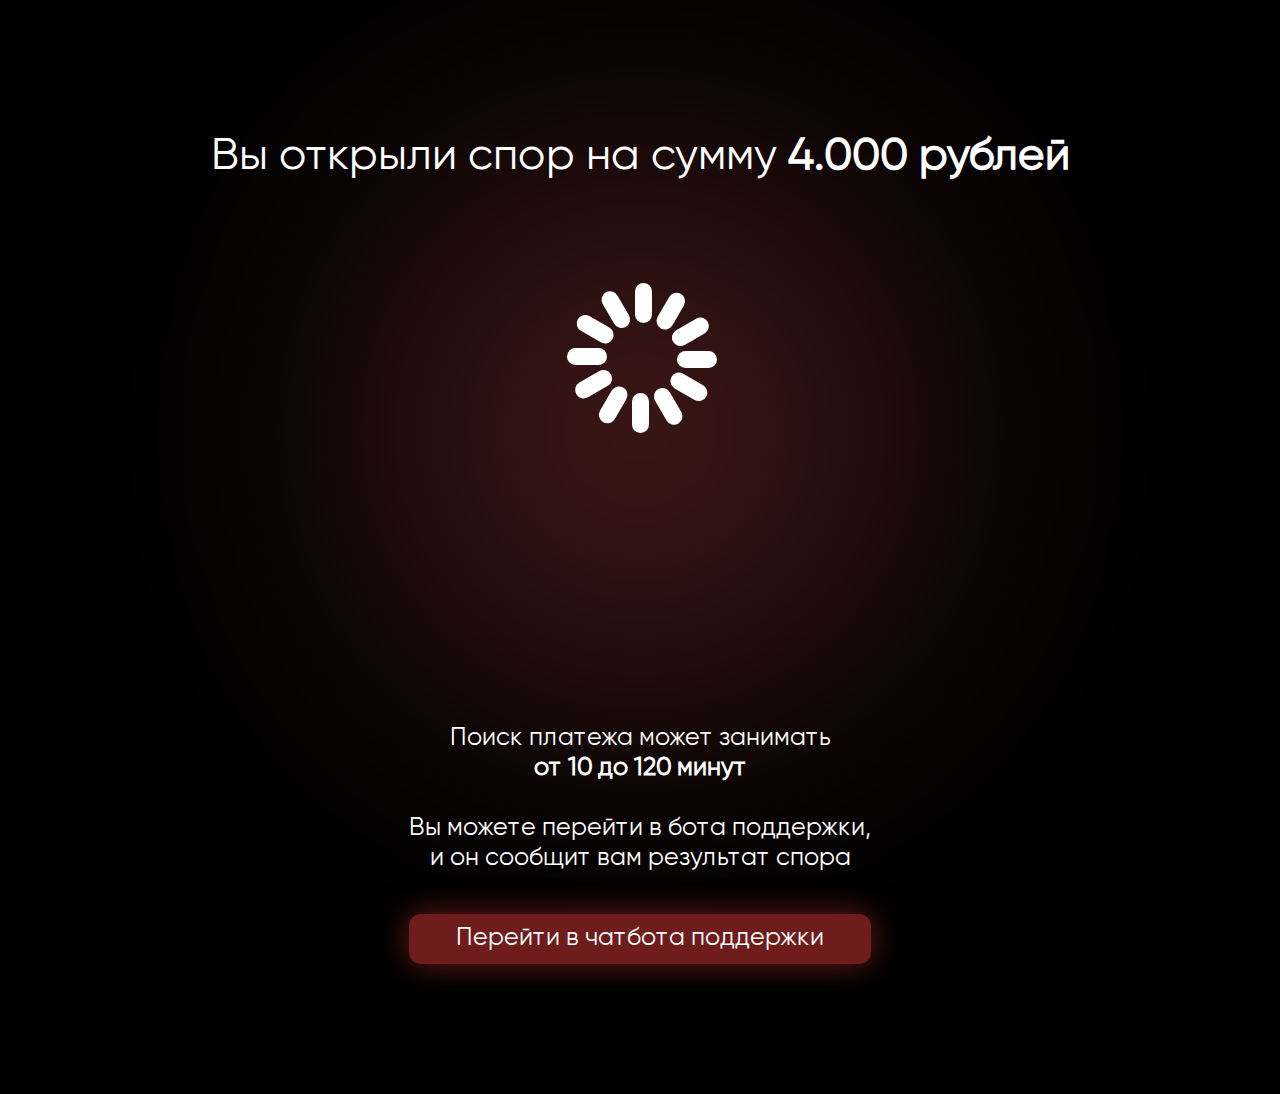
<file: page4.html>
<!DOCTYPE html>
<html lang="en">
  <head>
    <meta charset="UTF-8" />
    <meta name="viewport" content="width=device-width, initial-scale=1.0" />
    <link href="./animation.css" rel="stylesheet" />
    <link href="./style.css" rel="stylesheet" />
    <title>green-page4</title>
  </head>

  <body>
    <!-- <div class="gradient-bg"> -->
      <div class="wrapper">
        <div class="page">
          <h1 class="title disput-title">
            Вы открыли спор на сумму <b>4.000 рублей</b>
          </h1>

          <div class="card-front img-left img-c disput-loader">
            <div class="g g4 g5"> </div>
            <div class="loader loader-wrapper">
              <div></div>
              <div></div>
              <div></div>
              <div></div>
              <div></div>
              <div></div>
              <div></div>
              <div></div>
              <div></div>
              <div></div>
              <div></div>
              <div></div>
            </div>
          </div>


          <div class="card-back card-back-left disput-cont">
              <div class="disput-text info-text">
                Поиск платежа может занимать<br>
                <b>от 10 до 120 минут</b>
                <br><br>
                Вы можете перейти в бота поддержки, <br>
                и он сообщит вам результат спора
              </div>
      

            <a class="btn btn-red" href="">Перейти в чатбота поддержки</a>
          </div>
          <!-- </div> -->
        </div>
      </div>
    <!-- </div> -->
  </body>
</html>
</file>
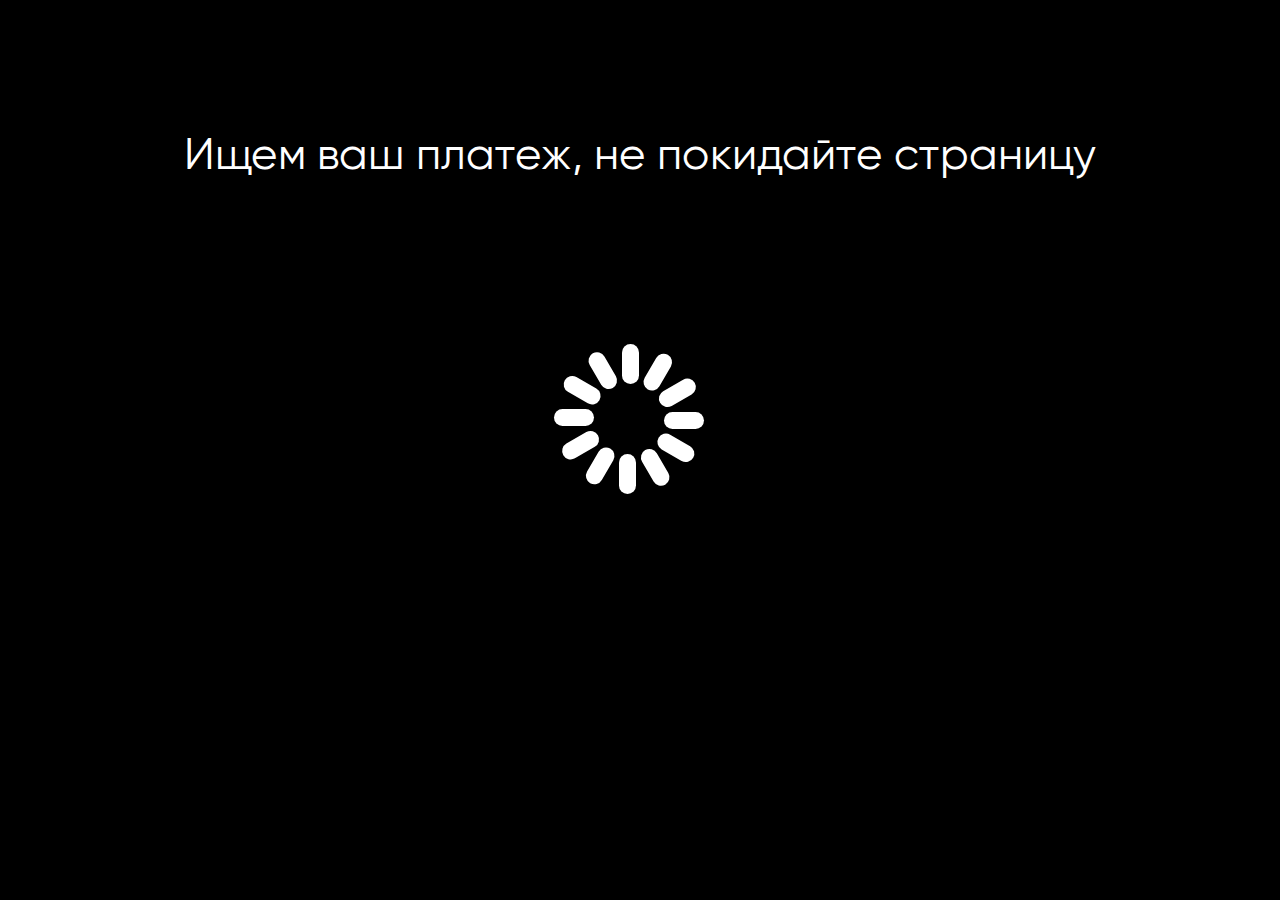
<file: page5.html>
<!DOCTYPE html>
<html lang="en">
  <head>
    <meta charset="UTF-8" />
    <meta name="viewport" content="width=device-width, initial-scale=1.0" />
    <link href="./style.css" rel="stylesheet" />
    <link href="./animation.css" rel="stylesheet" />
    <title>green-page5</title>
  </head>

  <body>
    <!-- <div class="gradient-bg"> -->
    <div class="wrapper">
      <div class="page">
        <h1 class="title search-title">Ищем ваш платеж, не покидайте страницу</h1>

        <div class="loader search-loader">
          <div></div>
          <div></div>
          <div></div>
          <div></div>
          <div></div>
          <div></div>
          <div></div>
          <div></div>
          <div></div>
          <div></div>
          <div></div>
          <div></div>
        </div>
      </div>
    </div>
    <!-- </div> -->
  </body>
</html>
</file>
<file: style.css>
/* @font-face {
    font-family: "Gilroy Bold";
    src: url("../../fonts/Gilroy-Bold.ttf");
} */

@font-face {
  font-family: "GilroyLight";
  src: url("./fonts/Gilroy-Light.ttf");
}

/* @font-face {
    font-family: "GilroyMedium";
    src: url("./fonts/Gilroy-Medium.ttf");
} */

@font-face {
  font-family: "GilroyRegular";
  src: url("./fonts/Gilroy-Regular.ttf");
}

@font-face {
  font-family: "GilroyThin";
  src: url("./fonts/Gilroy-Thin.ttf");
}

/* @font-face {
    font-family: "GilroyThin";
    src: url("./fonts/Gilroy-Thin.woff");
} */

/* @font-face {
    font-family: "GilroyThin";
    src: url("./fonts/Gilroy.otf");
}  */

/* @font-face {
    font-family: "Futura";
    src: url("../../fonts/FuturaPT-Medium.woff");
} */

.desc {
  font-family: GilroyThin, sans-serif;
  font-size: 12px;
}

* {
  margin: 0;
  padding: 0;
  border: 0px;

  font-family: GilroyRegular, sans-serif;
  color: white;
  font-weight: 500;
  text-align: center;

  /* outline: 1px solid red !important; */
}

a {
  text-decoration: none;
}

body {
  background: black;
  /* overflow-y: hidden;
  overflow-x: hidden; */
}

.wrapper {
  max-width: 390px;
  margin: auto;
}

.page {
  position: relative;
  display: flex;
  flex-direction: column;
  align-items: center;
  padding: 30px;
  z-index: 1000;
}

h1 {
  font-size: 15px;
}

b {
  font-weight: bold;
}

.title {
  padding: 70px 0 10px;
  z-index: 10;
}

.time {
  font-size: 20px;
  top: 50px;
  position: absolute;
  right: 30px;
  color: #dcdcdc;
  z-index: 1;
}

@keyframes back-anim {
  0% {
    background-color: black;
  }

  100% {
    background-color: rgba(6, 120, 101, 0.001);
  }
}

.back-anim {
  animation: back-anim 2s;
  background: rgba(6, 120, 101, 0.001);
}

.card-front {
  height: 223px;
  width: 329px;
}

.card-front__wr {
  position: relative;
  display: flex;
  height: 167px;
  flex-direction: column;
  padding: 28px 33px;
  justify-content: space-between;
  box-shadow: 0px 0px 75px 25px black;
  border-radius: 16px;
}

.card-row {
  display: flex;
  justify-content: space-between;
  height: fit-content;
  align-items: flex-end;
}

.card-front span {
  font-size: 7px;
}

.card-front img {
  z-index: 10;
}

.count {
  font-size: 25px;
  margin-top: 25px;
}

.info-card {
  display: grid;
  gap: 20px;
}

.card-back {
  min-width: 330px;
  z-index: 900000;
  position: relative;
}

.card-bg {
  background-color: #151515;
  border-radius: 17px;
  padding: 33px 21px;
  max-width: 640px;
  margin: 25px 0 25px;
}

.info-card__row {
  position: relative;
}

.info-card__row div {
  text-align: left;
}

.sber-icon {
  height: 34px;
  width: 34px;
}

.card-icon {
  width: 28px;
  height: 17px;
}

.info {
  margin-bottom: 4px;
}

.copy {
  position: absolute;
  right: 80px;
  bottom: 22px;
  cursor: pointer;
}

.h2 {
  font-size: 20px;
}

.info-title {
  color: #42af98;
  margin-bottom: 13px;
}

.info-text {
  font-size: 17px;
}

.btn {
  padding: 10px 0;
  width: 100%;
  display: flex;
  justify-content: center;
  border-radius: 12px;
  margin-bottom: 22px;
}

.btn-green {
  background: #217a67;
  box-shadow: 0px 0px 30px #217a67;
}

.btn-red {
  background: #6f1c1c;
  box-shadow: 0px 0px 30px #6f1c1c;
}

.img-left {
  order: -1;
  display: flex;
  justify-content: center;
}

.done-img {
  width: 37px;
  margin-bottom: -30px;
}

.table-row {
  display: flex;
}

.table-row div {
  width: 50%;
  min-width: 150px;
  text-align: left;
}

.cancel-subtitle {
  margin: 12px 0 24px;
}

.loader-wrapper {
  top: 90px;
}

.disput-text {
  margin: 40px 0;
}

.disput-title {
  max-width: 230px;
}

.search-title {
  order: 1;
}

.search-loader {
  margin-top: 100px;
}

@media (min-width: 992px) {
  .desc {
    font-size: 20px;
  }
  .download {
    width: 77px;
    height: 77px;
  }

  .btn {
    font-size: 25px;
  }
  .cancel-subtitle {
    font-size: 14px;
  }

  .wrapper {
    max-width: 1500px;
  }

  .page {
    padding: 30px 30px 130px;
  }

  h1 {
    font-size: 45px;
  }

  .title {
    padding: 100px 0;
  }

  .time {
    font-size: 30px;
    top: 170px;
  }

  .cards {
    display: flex;
    flex-direction: column;
    align-items: center;
    width: 100%;
    justify-content: space-between;
    margin-bottom: 100px;
  }

  .card-bg {
    padding: 62px 90px;
    margin: 40px 0 40px;
  }

  .card-front__wr {
    padding: 50px 55px;
    height: 295px;
  }

  .card-front {
    height: 395px;
    width: 583px;
  }

  .sber-icon {
    height: 61px;
    width: 61px;
  }

  .card-icon {
    width: 50px;
    height: 31px;
  }

  .count {
    font-size: 40px;
    margin-top: inherit;
  }

  .info-card {
    margin-bottom: 22px;
    gap: 35px;
  }

  .info {
    margin-bottom: 20px;
  }

  .h2 {
    font-size: 35px;
  }

  .copy {
    height: 21px;
    width: 21px;
    right: 120px;
    bottom: 40px;
  }

  .main-btn {
    padding: 12px 0;
    margin-bottom: inherit;
  }

  .btn {
    margin-bottom: inherit;
  }

  .info-title {
    margin-bottom: 25px;
  }

  .info-text {
    font-size: 25px;
  }

  .img-left {
    position: absolute;
    top: 310px;
    /* left: 40px; */
  }

  .img-c {
    top: 150px;
  }

  .card-back-left {
    margin-top: 350px;
  }

  .done-img {
    width: 106px;
    position: absolute;
    top: 210px;
  }

  .disput-title {
    max-width: inherit;
  }

  .search-title {
    order: inherit;
  }

  .disput-cont {
    margin-left: inherit;
    margin-top: 400px;
  }

  .loader-wrapper {
    justify-content: center;
    align-items: center;
    display: flex;
    width: inherit;
    height: inherit;
    top: -25px;
    left: -25px;
  }
}

@media (min-width: 1440px) {
  .cards {
    flex-direction: initial;
  }

  .card-back {
    min-width: 640px;
    /* display: grid;
    gap: 50px; */
  }

  .img-left {
    order: inherit;
    left: 40px;
  }

  .card-back-left {
    margin-left: auto;
    z-index: 20;
    margin-top: inherit;
  }

  .done-img {
    margin-bottom: -120px;
    /* margin-left: 90px; */
  }

  .back-anim {
    margin-top: 70px;
  }

  .disput-loader {
    left: inherit;
  }

  .disput-cont {
    margin-left: inherit;
    margin-top: 200px;
  }
}
</file>
<file: animation.css>
:root {
  /* --opacity: 10%; */
  /* --color-bg1: red;
    --color-bg2: red; */
  --color1: 33, 122, 103;
  --color3: 33, 122, 103;
  --color4: 33, 122, 103;
  --color5: 33, 122, 103;

  --color-red: 144, 54, 54;
  --color-interactive: 33, 122, 103;
  /* --circle-size-big: 50%; */
  --circle-size-small: 360px;
  --circle-size-big: 800px;
  /* --blending: Soft-light; */
  --opacity-g: 0.3;
  --w-390: calc((100% - 390px) / 2);
  --w-1440: calc((100% - 1440px) / 2);
  --w-992: calc((100% - 992px) / 2);
  --w-744: calc((100% - 744px) / 2);

  --opacity: 0.5;

  /* --w-744: calc((100 - 744px) / 2); */
}

.gradient-bg {
  /* width: 100vw;
    height: 100vh; */
  /* position: relative; */
  overflow: hidden;
  background: black;
  /* top: 0;
    left: 0; */
}

.gradient-bg svg {
  display: none;
}

.gradients-container {
  /* filter: url(#goo) blur(90px); */
  width: 100%;
  height: 100%;
  top: 0;
  /* right: 0; */
  position: absolute;
}

@keyframes g1 {
  0% {
    transform: translateX(-50%) translateY(-100vh);
  }

  100% {
    transform: translateX(0) translateY(0);
  }
}

@keyframes g2 {
  0% {
    transform: translateX(150%) translateY(100vh);
  }

  100% {
    transform: translateX(0) translateY(0);
  }
}

@keyframes g1-1 {
  0% {
    transform: translateX(0) translateY(0);
  }

  50% {
    transform: translateX(-150px) translateY(-50px);
  }

  100% {
    transform: translateX(0) translateY(0);
  }
}

@keyframes g2-2 {
  0% {
    transform: translateX(0) translateY(0);
  }

  50% {
    transform: translateX(150px) translateY(150px);
  }

  100% {
    transform: translateX(0) translateY(0);
  }
}

@keyframes g3 {
  0% {
    transform: translateX(0) translateY(0);
  }

  100% {
    transform: translateX(0) translateY(0);
  }

  from {
    opacity: 0;
  }
  to {
    opacity: 1;
  }
}

.g {
  background: radial-gradient(
      circle at center,
      rgba(var(--color1), 1) 0,
      rgba(var(--color1), 0) 80%
    )
    no-repeat;
  width: var(--circle-size-small);
  height: var(--circle-size-small);
}

.g1 {
  top: -50px;
  right: calc(var(--w-390) - 100px);
  filter: url(#goo) blur(90px);
  position: fixed;
  animation: g3 2s;
  /* animation: 
  g1-1 5s infinite reverse 2s, 
  g1 2s 1 alternate; */
  opacity: 1;
}

.g2 {
  top: 150px;
  left: calc(var(--w-390) - 160px);
  filter: url(#goo) blur(90px);
  position: absolute;
  animation: g3 2s;
  /* animation: 
  g2-2 5s infinite reverse 2s, 
  g2 2s 1 alternate; */
  opacity: 1;
}

.g3,
.g4 {
  top: -20px;
  left: 15px;
  filter: url(#goo) blur(90px);
  position: absolute;
  animation: g3 2s;
}


.g3 {
  background: radial-gradient(
      circle at center,
      rgba(var(--color1), var(--opacity)) 0,
      rgba(var(--color1), 0) 80%
    )
    no-repeat !important;
}
.g4 {
  background: radial-gradient(
      circle at center,
      rgba(var(--color-red), var(--opacity)) 0,
      rgba(var(--color-red), 0) 80%
    )
    no-repeat !important;
}

.loader,
.loader div,
.loader div:after {
  box-sizing: border-box;
}

.loader {
  /* color: blue; */
  display: inline-block;
  position: relative;
  width: 76px;
  height: 76px;
}

.loader div {
  transform-origin: 40px 40px;
  animation: loader 1.2s linear infinite;
}

.loader div:after {
  content: " ";
  display: block;
  position: absolute;
  top: 3.2px;
  left: 36.8px;
  width: 10px;
  height: 20px;
  border-radius: 5px;
  background: white;
}

.loader div:nth-child(1) {
  transform: rotate(0deg);
  animation-delay: -1.1s;
}

.loader div:nth-child(2) {
  transform: rotate(30deg);
  animation-delay: -1s;
}

.loader div:nth-child(3) {
  transform: rotate(60deg);
  animation-delay: -0.9s;
}

.loader div:nth-child(4) {
  transform: rotate(90deg);
  animation-delay: -0.8s;
}

.loader div:nth-child(5) {
  transform: rotate(120deg);
  animation-delay: -0.7s;
}

.loader div:nth-child(6) {
  transform: rotate(150deg);
  animation-delay: -0.6s;
}

.loader div:nth-child(7) {
  transform: rotate(180deg);
  animation-delay: -0.5s;
}

.loader div:nth-child(8) {
  transform: rotate(210deg);
  animation-delay: -0.4s;
}

.loader div:nth-child(9) {
  transform: rotate(240deg);
  animation-delay: -0.3s;
}

.loader div:nth-child(10) {
  transform: rotate(270deg);
  animation-delay: -0.2s;
}

.loader div:nth-child(11) {
  transform: rotate(300deg);
  animation-delay: -0.1s;
}

.loader div:nth-child(12) {
  transform: rotate(330deg);
  animation-delay: 0s;
}

@keyframes loader {
  0% {
    opacity: 1;
  }

  100% {
    opacity: 0;
  }
}

@media (min-width: 744px) {

  @keyframes g1-1 {
    0% {
      transform: translateX(0) translateY(0);
    }
  
    50% {
      transform: translateX(-150px) translateY(-50px);
    }
  
    100% {
      transform: translateX(0) translateY(0);
    }
  }
  
  @keyframes g2-2 {
    0% {
      transform: translateX(0) translateY(0);
    }
  
    50% {
      transform: translateX(150px) translateY(150px);
    }
  
    100% {
      transform: translateX(0) translateY(0);
    }
  }

  
  .g1 {
    left: calc(var(--w-744) + 530px - 200px);

    animation: 
    g1-1 5s infinite reverse 2s, 
    g1 2s 1 alternate;
  }


  .g2 {
    top: 90px;
    left: calc(var(--w-744) - 20px);
    animation: 
    g2-2 5s infinite reverse 2s, 
    g2 2s 1 alternate;
  }

  .g3,
  .g4 {
    top: -40px;
    left: calc(var(--w-744) + 210px);
  }
}

@media (min-width: 992px) {

  @keyframes g1-1 {
    0% {
      transform: translateX(0) translateY(0);
    }
  
    50% {
      transform: translateX(120px) translateY(130px);
    }
  
    100% {
      transform: translateX(0) translateY(0);
    }
  }
  
  @keyframes g2-2 {
    0% {
      transform: translateX(0) translateY(0);
    }
  
    50% {
      transform: translateX(-150px) translateY(-60px);
    }
  
    100% {
      transform: translateX(0) translateY(0);
    }
  }

  .g {
    background: radial-gradient(
        circle at center,
        rgba(var(--color1), 1) 0,
        rgba(var(--color1), 0.2) 50%
      )
      no-repeat;
    width: var(--circle-size-big);
    height: var(--circle-size-big);
  }

  .g1 {
    top: 350px;
    left: calc(var(--w-992) - 200px);
    animation: 
    g1-1 5s infinite reverse 2s, 
    g1 2s 1 alternate;
  }

  /* w экрана - w разрешения = остаток по бокам / 2  */

  .g2 {
    top: -60px;
    /* top: 350px; */
    /* left: 15%; */
    left: calc(var(--w-992) + 583px - 200px);
    animation: 
    g2-2 5s infinite reverse 2s, 
    g2 2s 1 alternate;
  }

  .g3,
  .g4 {
    top: -120px;
    left: inherit;
  }

  .g5 {
    left: inherit;
  }

  /* .loader {
    width: 150px;
    height: 150px;
  } */

  .loader div {
    transform-origin: 27px 35px;
  }

  .loader div:after {
    width: 17px;
    height: 40px;
    border-radius: 15px;
    top: -40px;
    left: 20px;
  }
}

@media (min-width: 1440px) {
  .g1 {
    top: 360px;
    left: calc(var(--w-1440) - 400px);
    /* left: 0; */
  }

  .g2 {
    top: 0;
    /* left: 15%; */
    left: calc(var(--w-1440) - 400px + 583px);
  }

  .g3,
  .g4 {
    left: auto;
  }
}
</file>
<file: style2.css>
@font-face {
  font-family: "GilroyRegular";
  src: url("./fonts/Gilroy-Regular.ttf");
}

@font-face {
  font-family: "GilroyBold";
  src: url("../../fonts/Gilroy-Bold.ttf");
}

@font-face {
  font-family: "GilroyLight";
  src: url("./fonts/Gilroy-Light.ttf");
}

@font-face {
  font-family: "GilroyMedium";
  src: url("./fonts/Gilroy-Medium.ttf");
}

/* @font-face {
  font-family: "GilroyThin";
  src: url("./fonts/Gilroy-Thin.ttf");
} */

/* @font-face {
    font-family: "GilroyThin";
    src: url("./fonts/Gilroy-Thin.woff");
} */



/* @font-face {
    font-family: "GilroyThin";
    src: url("./fonts/Gilroy.otf");
}  */

/* @font-face {
    font-family: "Futura";
    src: url("../../fonts/FuturaPT-Medium.woff");
} */



* {
  margin: 0;
  padding: 0;
  border: 0px;

  font-family: GilroyRegular, sans-serif;
  color: white;
  font-weight: 500;
  text-align: center;
  font-size: 13px;

  /* outline: 1px solid red !important; */
}

a {
  text-decoration: none;
}

body {
  background: black;
  /* overflow-y: hidden;
  overflow-x: hidden; */
}



.wrapper-page {
  max-width: 1920px;
  margin: auto;
  padding: 120px 30px;
}

section {
  margin-bottom: 90px;
}

.header {
  display: flex;
  flex-direction: column;
  align-items: center;
  gap: 28px;
  padding: 90px 0;
}

h1,
h1 span {
  font-family: GilroyBold, sans-serif;
  font-size: 60px;
}

h1 span {
  color: #3045FF;
}

.description {
  font-family: GilroyLight, sans-serif;
  font-size: 12px;
}

.header .description {
  max-width: 740px;
}

h2 {
  font-family: GilroyMedium, sans-serif;
  font-size: 30px;
  margin-bottom: 75px;
}

.offers {
  display: flex;
  flex-wrap: wrap;
  justify-content: center;
  row-gap: 70px;
  column-gap: 35px;
}

.offer {
  border: 3px solid #310343;
  border-radius: 30px;
  padding: 15px 15px 40px;
  max-width: 380px;
  min-width: 330px;
}

.offer-img {
  display: flex;
  height: 97px;
}

.offer-title {
  font-family: GilroyBold, sans-serif;
  font-size: 20px;
  padding: 40px 0 80px;
}

.offer .description {
  color: #B7B7B7;
}

.about-us {
  display: grid;
  gap: 80px;
}

.about-us_item {
  display: flex;
  /* border: 3px solid #310343; */
  border-radius: 30px;

  box-shadow: 3px 3px #3F1B89, 0 -15px 3em -6px #3F1B89;
  max-width: 1535px;
  margin: auto;
}


.about-us_item-col-1 {
  font-family: GilroyMedium, sans-serif;
  font-size: 156px;
  opacity: 0.3;
  margin-left: -100px;
}

.about-us_item-col-2 {
  padding: 20px 15px 30px;
  text-align: left;
}

.about-us_item-col-2 div {
  text-align: left;
}

.about-us_item-title {
  margin-bottom: 24px;
}

.about-us_item-title,
.roadmap-item span {
  font-family: GilroyBold, sans-serif;
  font-size: 15px;
  opacity: 0.3;
}

.roadmap {
  padding-bottom: 30px;
}

.roadmap-item {
  text-align: right;

  position: absolute;
  margin-right: 35px;
  /* top: 25px; */
}

.stepper__item {
  display: flex;
  flex-direction: column;
  /* align-items: center; */
  align-items: flex-end;
  position: relative;
}

.stepper__item::before {
  border-radius: 50%;
  border: 5px solid #351A6D;
  content: counter(section);
  display: flex;
  font-size: 0;
  height: 24px;
  width: 24px;
}

:after,
:before {
  -webkit-box-sizing: border-box;
  -moz-box-sizing: border-box;
  box-sizing: border-box;
}

.stepper__item:not(:last-child):after {
  content: "";
  position: absolute;
  background-color: #351A6D;
  /* left: calc(50% + -0.5px); */
  right: 10px;
  top: 24px;
  height: 95px;
  width: 3px;
}

.stepper__item:not(:first-child) {
  margin-top: 95px;
}

.footer {
  display: grid;
  gap: 60px;
}

.footer-text {
  font-family: GilroyBold, sans-serif;
  font-size: 33px;
  gap: 15px;
  align-items: center;
  display: flex;
  flex-direction: column;
}

.footer-text .description {
  width: 290px;
}

@media (min-width: 1200px) {
  * {
    font-size: 30px;
  }

  .wrapper-page {
    padding: 120px 146px;
  }

  section {
    margin-bottom: 180px;
  }

  .header {
    padding: 360px 0;
  }

  h1,
  h1 span {
    font-size: 150px;
  }

  .description {
    font-size: 20px;
  }

  h2 {
    font-size: 65px;
    margin-bottom: 165px;
  }

  .offer {
    width: 380px;
  }

  .offer-title {
    font-size: 27px;
  }

  .about-us {
    gap: 115px;
  }

  .about-us_item-col-1 {
    margin-left: inherit;
    max-width: 215px;
    display: flex;
    justify-content: flex-end;
    align-items: center;
    width: 100%;
  }

  .about-us_item-col-2 {
    padding: 30px 45px 45px 100px;
  }

  .about-us_item-title,
  .roadmap-item span {
    font-size: 30px;
  }

  .roadmap {
    padding-bottom: 90px;
  }

  .stepper__item {
    align-items: center;
  }

  .stepper__item:not(:last-child):after {
    right: inherit;
  }

  .odd {
    right: 50%;
  }

  .even {
    left: 50%;
    margin-right: inherit;
    margin-left: 35px;
    text-align: left;
  }

  .stepper__item:not(:last-child):after {
    height: 195px;
  }

  .stepper__item:not(:first-child) {
    margin-top: 195px;
  }

  .footer-text {
    font-size: 100px;
  }

  .footer-text .description {
    width: inherit;
  }
}
</file>
<file: style3.css>
:root {
  --opacity: 10%;
  --color-bg1: rgb(22, 49, 143);
  --color-bg2: rgb(22, 49, 143);
  --color1: 22, 49, 143;
  --color3: 22, 49, 143;
  --color4: 22, 49, 143;
  --color5: 22, 49, 143;
  --color-interactive: 22, 49, 143;
  --circle-size: 70%;
  --blending: Soft-light;
  --opacity: 10%;
}

@keyframes moveInCircle {
  0% {
    transform: rotate(0deg);
  }

  50% {
    transform: rotate(180deg);
  }

  100% {
    transform: rotate(360deg);
  }
}

@keyframes moveVertical {
  0% {
    transform: translateY(-50%);
  }

  50% {
    transform: translateY(50%);
  }

  100% {
    transform: translateY(-50%);
  }
}

@keyframes moveHorizontal {
  0% {
    transform: translateX(-50%) translateY(-10%);
  }

  50% {
    transform: translateX(50%) translateY(10%);
  }

  100% {
    transform: translateX(-50%) translateY(-10%);
  }
}


.gradient-bg {
  /* width: 100vw; */
  /* overflow: hidden; */

  height: 100vh;
  position: relative;
  top: 0;
  left: 0;
  z-index: 1;
}


.gradients-container {
  filter: url(#goo) blur(90px);
  width: 100%;
  height: 100%;
}

.g1 {
  position: absolute;
  background: radial-gradient(circle at center, rgba(var(--color1), 0.8) 0, rgba(var(--color1), 0) 50%) no-repeat;
  mix-blend-mode: var(--blending);

  width: var(--circle-size);
  height: var(--circle-size);
  top: calc(50% - var(--circle-size) / 2);
  left: calc(50% - var(--circle-size) / 2);

  transform-origin: center center;
  animation: moveVertical 30s ease infinite;

  opacity: 1;
}

.g2 {
  position: absolute;
  background: radial-gradient(circle at center, rgba(var(--color2), 0.8) 0, rgba(var(--color2), 0) 50%) no-repeat;
  mix-blend-mode: var(--blending);

  width: var(--circle-size);
  height: var(--circle-size);
  top: calc(50% - var(--circle-size) / 2);
  left: calc(50% - var(--circle-size) / 2);

  transform-origin: calc(50% - 400px);
  animation: moveInCircle 20s reverse infinite;

  opacity: 1;
}

.g3 {
  position: absolute;
  background: radial-gradient(circle at center, rgba(var(--color3), 0.8) 0, rgba(var(--color3), 0) 50%) no-repeat;
  mix-blend-mode: var(--blending);

  width: var(--circle-size);
  height: var(--circle-size);
  top: calc(50% - var(--circle-size) / 2 + 200px);
  left: calc(50% - var(--circle-size) / 2 - 500px);

  transform-origin: calc(50% + 400px);
  animation: moveInCircle 30s linear infinite;

  opacity: 1;
}

.g4 {
  position: absolute;
  background: radial-gradient(circle at center, rgba(var(--color4), 0.8) 0, rgba(var(--color4), 0) 50%) no-repeat;
  mix-blend-mode: var(--blending);

  width: var(--circle-size);
  height: var(--circle-size);
  /* top: calc(350% - var(--circle-size) / 2); */
  top: 2400px;
  left: calc(70% - var(--circle-size) / 2);
  transform-origin: calc(50% - 200px);
  animation: moveHorizontal 30s ease infinite;
  opacity: 0.7;
}

.g5 {
  position: absolute;
  background: radial-gradient(circle at center, rgba(var(--color5), 0.8) 0, rgba(var(--color5), 0) 50%) no-repeat;
  mix-blend-mode: var(--blending);

  width: calc(var(--circle-size) * 2);
  height: calc(var(--circle-size) * 2);
  /* top: calc(250% - var(--circle-size)); */
  top: 900px;
  left: calc(50% - var(--circle-size));

  transform-origin: calc(50% - 800px) calc(50% + 200px);
  animation: moveInCircle 20s ease infinite;

  opacity: 1;
}

.interactive {
  position: absolute;
  background: radial-gradient(circle at center, rgba(var(--color-interactive), 0.8) 0, rgba(var(--color-interactive), 0) 50%) no-repeat;
  mix-blend-mode: var(--blending);

  width: 100%;
  height: 100%;
  top: -50%;
  left: -50%;

  opacity: 0.7;
}

.g1,
.g2,
.g3,
.g4,
.g5 {
  overflow: hidden;
}


@font-face {
  font-family: "GilroyRegular";
  src: url("./fonts/Gilroy-Regular.ttf");
}

@font-face {
  font-family: "GilroyBold";
  src: url("../../fonts/Gilroy-Bold.ttf");
}

@font-face {
  font-family: "GilroyLight";
  src: url("./fonts/Gilroy-Light.ttf");
}

@font-face {
  font-family: "GilroyMedium";
  src: url("./fonts/GilroyMedium.ttf");
}

/* @font-face {
  font-family: "GilroyThin";
  src: url("./fonts/Gilroy-Thin.ttf");
} */


/* @font-face {
    font-family: "Futura";
    src: url("../../fonts/FuturaPT-Medium.woff");
} */










* {
  margin: 0;
  padding: 0;
  border: 0px;

  font-family: GilroyRegular, sans-serif;
  color: white;
  font-weight: 500;
  text-align: center;
  font-size: 13px;

  /* outline: 1px solid red !important; */
}

a {
  text-decoration: none;
}

body {
  background: black;
  overflow-x: hidden;
}


.test {
  position: relative;

  top: 0;
  left: 50%;
  transform: translate(-50%, 0);
  width: 100%;
}

.test2 {
  z-index: 1000;
  position: absolute;
  top: 0;
  left: 50%;
  transform: translate(-50%, 0%);
  width: 100%;

  overflow: hidden;
}

.wrapper-page {
  max-width: 1620px;
  margin: auto;
  /* padding: 120px 30px; */
}

section {
  margin-bottom: 90px;
}

.header {
  display: flex;
  flex-direction: column;
  align-items: center;
  gap: 28px;
  padding: 90px 0;
}

h1,
h1 span {
  font-family: GilroyBold, sans-serif;
  font-size: 60px;
}

h1 span {
  color: #3045FF;
}

.description {
  font-family: GilroyLight, sans-serif;
  font-size: 12px;
}

.header .description {
  max-width: 740px;
}

h2 {
  font-family: GilroyMedium, sans-serif;
  font-size: 30px;
  margin-bottom: 75px;
}

.offers {
  display: flex;
  flex-wrap: wrap;
  justify-content: center;
  row-gap: 70px;
  /* column-gap: 35px; */
  column-gap: 30px;
}

.offer {
  box-sizing: border-box;
  border-radius: 30px;
  max-width: 380px;
  min-width: 330px;
  position: relative;
  padding: 15px 15px 40px;
  background: rgba(15, 15, 15);
  background-clip: padding-box;
  border: solid 3px transparent;
}

.offer:hover {
  background: #050744;
  transition: .5s;
  box-shadow: 0px 0px 90px 20px rgba(5, 7, 68, 0.9);
}

.offer:before {
  content: '';
  position: absolute;
  top: 0;
  right: 0;
  bottom: 0;
  left: 0;
  z-index: -1;
  margin: -3px;
  /* !importanté */
  border-radius: inherit;
  /* !importanté */
  background: linear-gradient(to top, #1B59F8, rgba(15, 15, 15, 0.3));
}


.offer-img {
  display: flex;
  height: 97px;
}

.offer-title {
  font-family: GilroyBold, sans-serif;
  font-size: 20px;
  padding: 40px 0 80px;
  color: #B7B7B7;
}

.offer .description {
  color: #B7B7B7;
}

.about-us {
  display: grid;
  gap: 80px;
}

.about-us_item {
  display: flex;
  /* border: 3px solid #310343; */
  border-radius: 30px;
  background: #09001D;
  box-shadow: 0px 3px #3F1B89, 0px 3px #3F1B89, 0 -15px 3em -6px #3F1B89;
  max-width: 1535px;
  margin: auto;
}


.about-us_item-col-1 {
  font-family: GilroyMedium, sans-serif;
  font-size: 156px;
  opacity: 0.3;
  margin-left: -100px;
}

.about-us_item-col-2 {
  padding: 20px 15px 30px;
  text-align: left;
}

.about-us_item-col-2 div {
  text-align: left;
}

.about-us_item-title {
  margin-bottom: 24px;
}

.about-us_item-title,
.roadmap-item span {
  font-family: GilroyBold, sans-serif;
  font-size: 15px;
  opacity: 0.3;
}

.roadmap {
  padding-bottom: 30px;
}

.roadmap-item {
  text-align: right;

  position: absolute;
  margin-right: 35px;
  /* top: 25px; */
}

.stepper__item {
  display: flex;
  flex-direction: column;
  /* align-items: center; */
  align-items: flex-end;
  position: relative;
}

.stepper__item::before {
  border-radius: 50%;
  border: 5px solid #351A6D;
  content: counter(section);
  display: flex;
  font-size: 0;
  height: 24px;
  width: 24px;
}

:after,
:before {
  -webkit-box-sizing: border-box;
  -moz-box-sizing: border-box;
  box-sizing: border-box;
}

.stepper__item:not(:last-child):after {
  content: "";
  position: absolute;
  background-color: #351A6D;
  /* left: calc(50% + -0.5px); */
  right: 10px;
  top: 24px;
  height: 95px;
  width: 3px;
}

.stepper__item:not(:first-child) {
  margin-top: 95px;
}

.footer {
  display: grid;
  gap: 60px;
}

.footer-text {
  font-family: GilroyBold, sans-serif;
  font-size: 33px;
  gap: 15px;
  align-items: center;
  display: flex;
  flex-direction: column;
}

.footer-text .description {
  width: 290px;
}

@media (min-width: 1200px) {
  * {
    font-size: 30px;
  }

  /* .wrapper-page {
    padding: 120px 146px;
  } */

  section {
    /* margin-bottom: 180px; */
    margin-bottom: 350px;
  }

  .header {
    padding: 380px 0;
    gap: 60px;
  }

  h1,
  h1 span {
    font-size: 150px;
  }

  .description {
    font-size: 20px;
  }

  h2 {
    font-size: 65px;
    margin-bottom: 165px;
  }

  .offer {
    /* width: 380px; */
    width: 350px;
  }

  .offer-title {
    font-size: 27px;
  }

  .about-us {
    gap: 115px;
  }

  .about-us_item-col-1 {
    margin-left: inherit;
    max-width: 215px;
    display: flex;
    justify-content: flex-end;
    align-items: center;
    width: 100%;
  }

  .about-us_item-col-2 {
    padding: 20px 45px 45px 100px;
  }

  .about-us_item-title,
  .roadmap-item span {
    font-size: 30px;
  }

  .roadmap {
    padding-bottom: 90px;
  }

  .stepper__item {
    align-items: center;
  }

  .stepper__item:not(:last-child):after {
    right: inherit;
  }

  .odd {
    right: 50%;
  }

  .even {
    left: 50%;
    margin-right: inherit;
    margin-left: 35px;
    text-align: left;
  }

  .stepper__item:not(:last-child):after {
    height: 195px;
  }

  .stepper__item:not(:first-child) {
    margin-top: 195px;
  }

  .footer-text {
    font-size: 100px;
  }

  .footer-text .description {
    width: inherit;
  }
}
</file>
